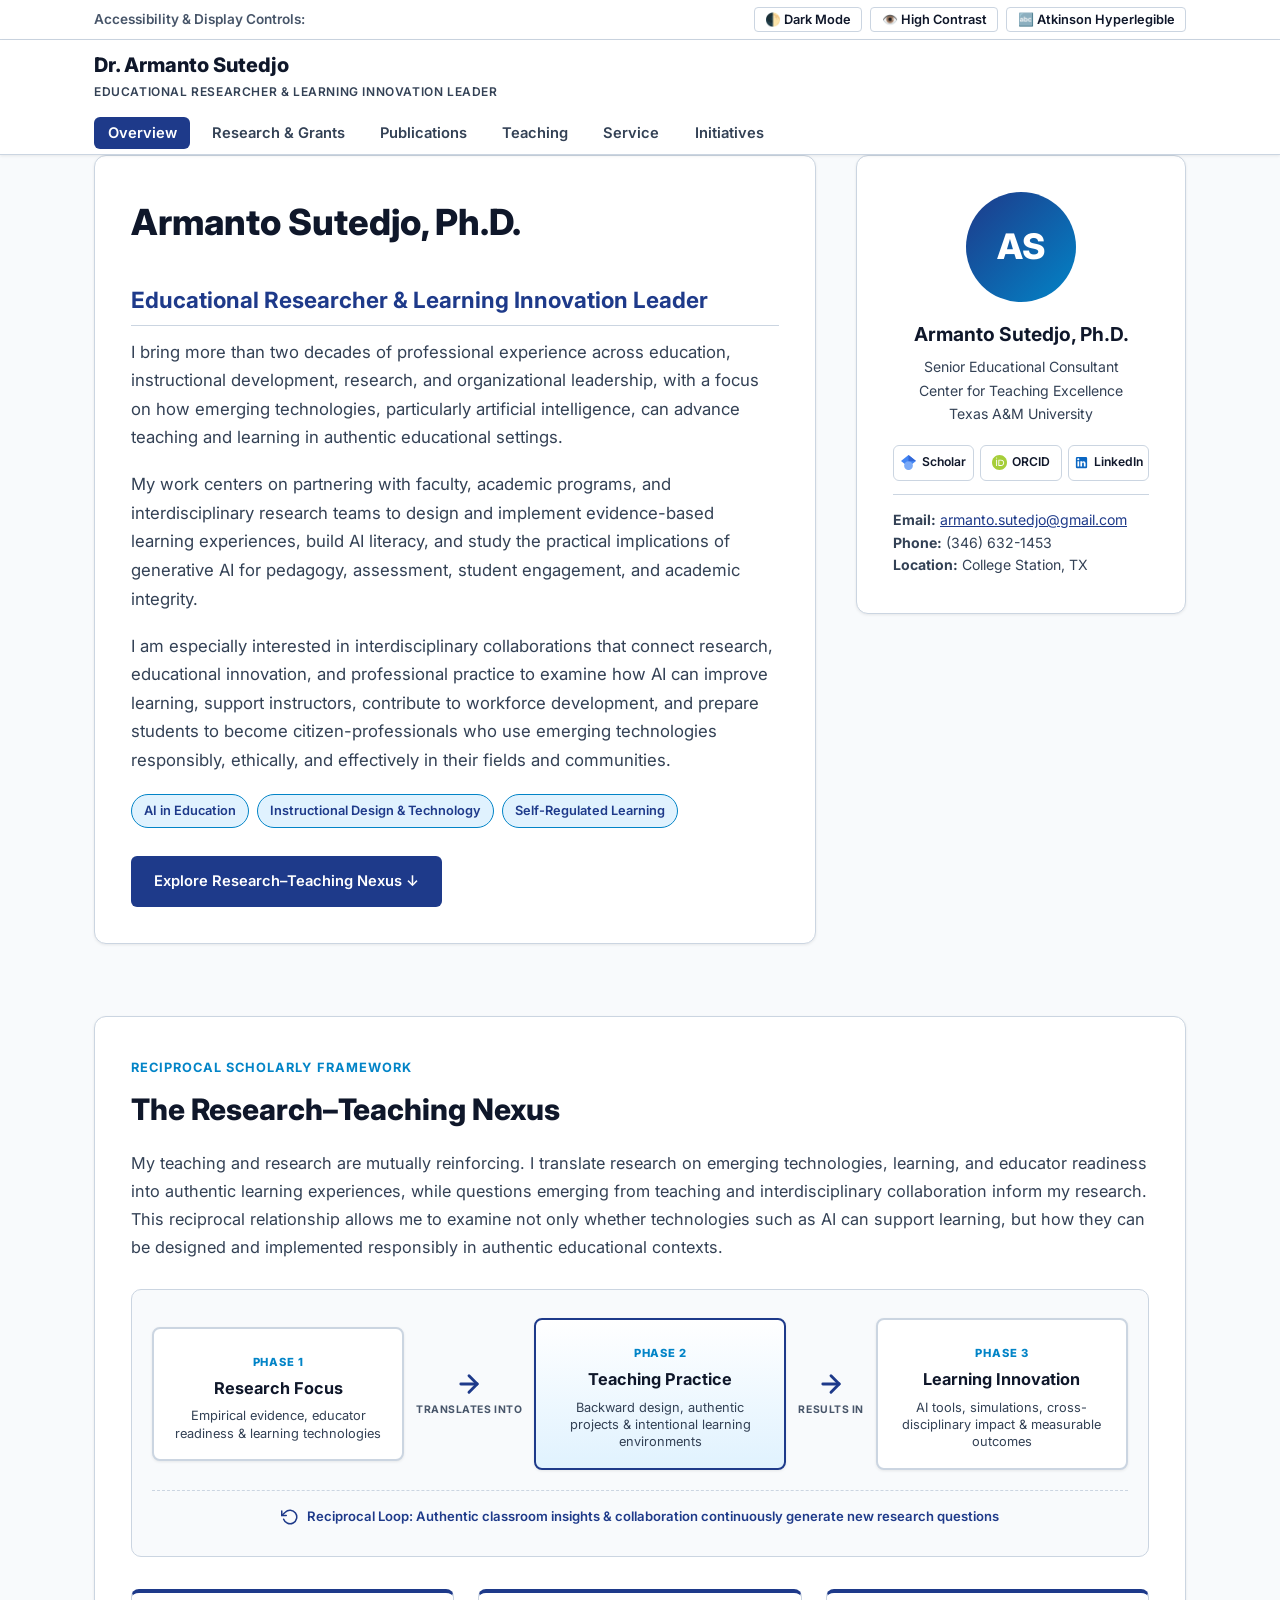
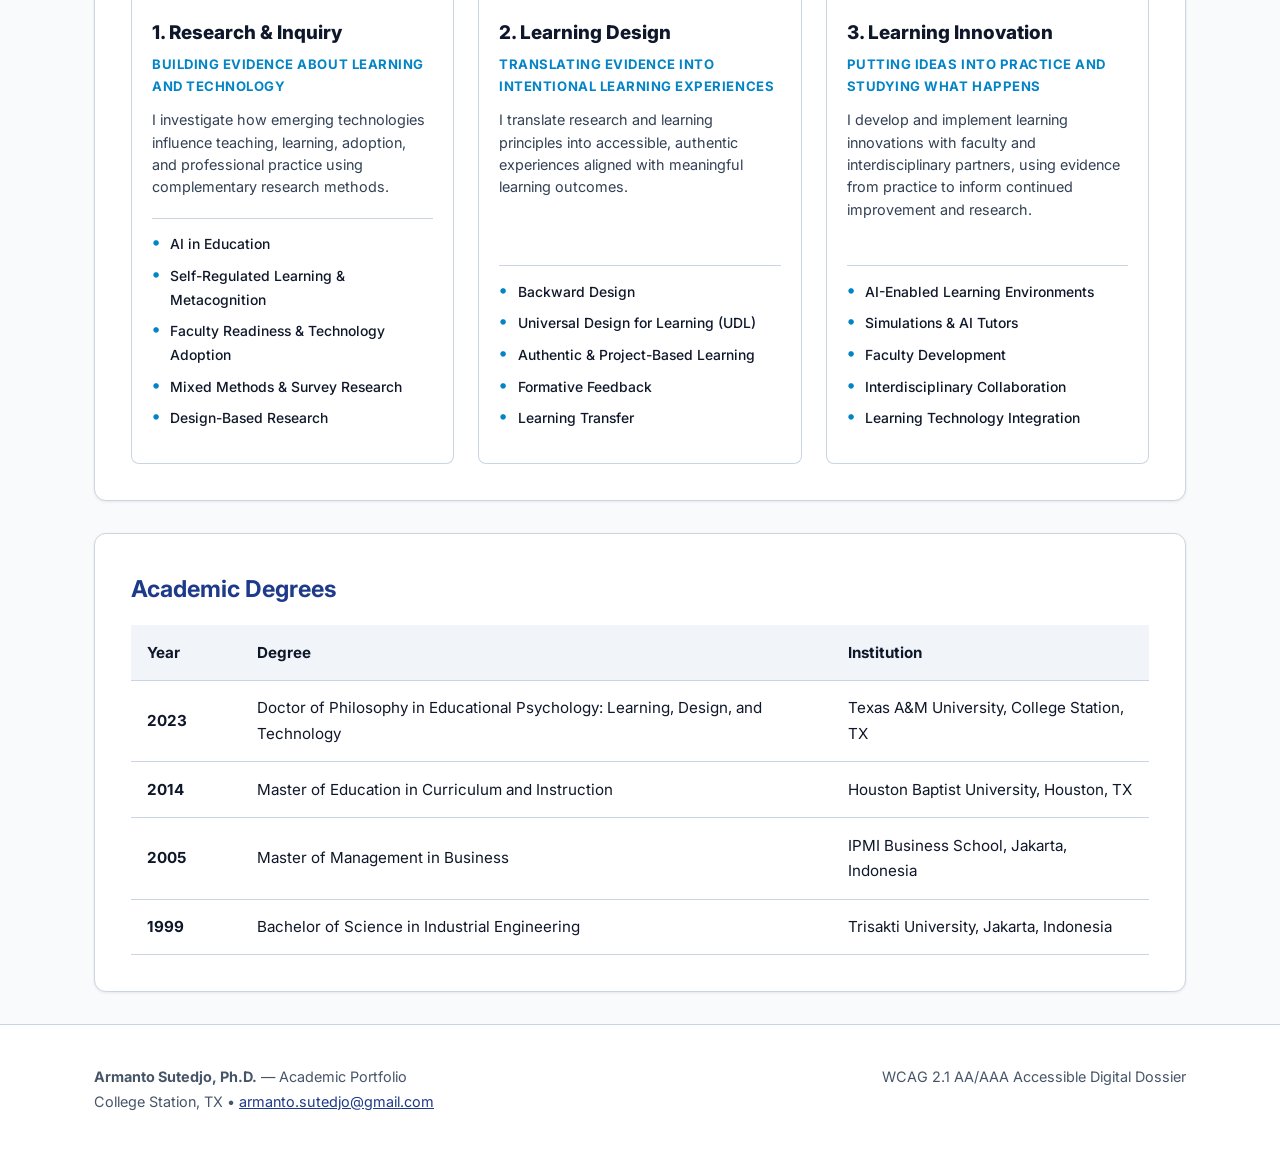
<file: index.html>
<!DOCTYPE html>
<html lang="en">
<head>
  <meta charset="UTF-8">
  <meta name="viewport" content="width=device-width, initial-scale=1.0">
  <meta name="description" content="Overview & Academic Portfolio of Dr. Armanto Sutedjo — Educational Researcher & Learning Innovation Leader">
  <title>Overview | Dr. Armanto Sutedjo</title>
  <link rel="preconnect" href="https://fonts.googleapis.com">
  <link rel="preconnect" href="https://fonts.gstatic.com" crossorigin>
  <link href="https://fonts.googleapis.com/css2?family=Atkinson+Hyperlegible:ital,wght@0,400;0,700;1,400&family=Inter:wght@400;500;600;700;800&family=Fira+Code:wght@500&display=swap" rel="stylesheet">
  <link rel="stylesheet" href="css/styles.css">
</head>
<body>
  <a href="#main-content" class="skip-link">Skip to main content</a>
  <div id="sr-announcer" class="sr-only" aria-live="polite" aria-atomic="true"></div>

  <aside class="a11y-bar" aria-label="Accessibility preferences">
    <div class="container a11y-container">
      <span style="font-weight:600; color:var(--text-light);">Accessibility &amp; Display Controls:</span>
      <div class="a11y-controls">
        <button type="button" class="a11y-btn" id="toggle-theme" aria-pressed="false">🌓 Dark Mode</button>
        <button type="button" class="a11y-btn" id="toggle-contrast" aria-pressed="false">👁️ High Contrast</button>
        <button type="button" class="a11y-btn" id="toggle-font" aria-pressed="false">🔤 Atkinson Hyperlegible</button>
      </div>
    </div>
  </aside>

  <!-- Primary Header Navigation (Nexus page removed) -->
  <header class="site-header" role="banner">
    <div class="container nav-container">
      <a href="index.html" class="brand-link">
        <span class="brand-name">Dr. Armanto Sutedjo</span>
        <span class="brand-title">Educational Researcher &amp; Learning Innovation Leader</span>
      </a>
      <nav aria-label="Primary portfolio navigation">
        <ul>
          <li><a href="index.html" aria-current="page">Overview</a></li>
          <li><a href="research.html">Research &amp; Grants</a></li>
          <li><a href="publications.html">Publications</a></li>
          <li><a href="teaching.html">Teaching</a></li>
          <li><a href="service.html">Service</a></li>
          <li><a href="initiatives.html">Initiatives</a></li>
        </ul>
      </nav>
    </div>
  </header>

  <main id="main-content" class="container" role="main">
    
    <!-- SECTION 1: OVERVIEW -->
    <section id="overview-section">
      <div class="hero-grid">
        <div class="card">
          <div class="markdown-body">
            <h1>Armanto Sutedjo, Ph.D.</h1>
            <h2>Educational Researcher &amp; Learning Innovation Leader</h2>
            
            <p>I bring more than two decades of professional experience across education, instructional development, research, and organizational leadership, with a focus on how emerging technologies, particularly artificial intelligence, can advance teaching and learning in authentic educational settings.</p>
            
            <p>My work centers on partnering with faculty, academic programs, and interdisciplinary research teams to design and implement evidence-based learning experiences, build AI literacy, and study the practical implications of generative AI for pedagogy, assessment, student engagement, and academic integrity.</p>
            
            <p>I am especially interested in interdisciplinary collaborations that connect research, educational innovation, and professional practice to examine how AI can improve learning, support instructors, contribute to workforce development, and prepare students to become citizen-professionals who use emerging technologies responsibly, ethically, and effectively in their fields and communities.</p>
          </div>

          <!-- 3 Personal Branding Tags -->
          <div class="badge-list" aria-label="Core areas of expertise">
            <span class="badge">AI in Education</span>
            <span class="badge">Instructional Design &amp; Technology</span>
            <span class="badge">Self-Regulated Learning</span>
          </div>

          <div style="display:flex; gap:0.85rem; flex-wrap:wrap; margin-top:1.75rem;">
            <a href="#nexus-section" class="btn btn-primary">Explore Research–Teaching Nexus ↓</a>
          </div>
        </div>

        <aside class="card" aria-label="Candidate Quick Facts">
          <div style="width:110px; height:110px; border-radius:50%; background:linear-gradient(135deg, #1e3a8a, #0284c7); color:#fff; display:flex; align-items:center; justify-content:center; font-size:2.2rem; font-weight:800; margin:0 auto 1rem;">AS</div>
          <h2 style="font-size:1.2rem; text-align:center; margin-bottom:0.25rem;">Armanto Sutedjo, Ph.D.</h2>
          <p style="font-size:0.88rem; color:var(--text-muted); text-align:center; margin-bottom:0.35rem;">
            Senior Educational Consultant<br>
            Center for Teaching Excellence<br>
            Texas A&amp;M University
          </p>

          <!-- Social and Scholarly Profiles strictly in one line -->
          <div class="profile-social-row" aria-label="Scholarly and professional profiles">
            <!-- Google Scholar Logo -->
            <a href="https://scholar.google.com/citations?hl=en&user=MFg1secAAAAJ" target="_blank" rel="noopener noreferrer" class="profile-social-btn" title="Google Scholar Profile">
              <svg viewBox="0 0 512 512" aria-hidden="true">
                <path d="M256 411.12L0 202.48l256-202.48 256 202.48z" fill="#4285F4"/>
                <path d="M256 411.12l256-202.48V496H0V202.48z" fill="#A4C639" opacity="0"/>
                <path d="M256 214.24c-82.68 0-149.76 67.08-149.76 149.76 0 82.69 67.08 149.76 149.76 149.76s149.76-67.07 149.76-149.76c0-82.68-67.08-149.76-149.76-149.76z" fill="#7baaf7"/>
                <path d="M256 0v214.24l256-11.76z" fill="#3367d6"/>
              </svg>
              <span>Scholar</span>
            </a>

            <!-- ORCID Logo -->
            <a href="https://orcid.org/0000-0001-8737-5769" target="_blank" rel="noopener noreferrer" class="profile-social-btn" title="ORCID Profile">
              <svg viewBox="0 0 256 256" aria-hidden="true">
                <path fill="#A6CE39" d="M256,128c0,70.7-57.3,128-128,128C57.3,256,0,198.7,0,128C0,57.3,57.3,0,128,0C198.7,0,256,57.3,256,128z"/>
                <path fill="#FFFFFF" d="M86.3,186.2H70.9V79.1h15.4V186.2z M78.6,61.6c-5.5,0-9.9-4.4-9.9-9.9c0-5.5,4.4-9.9,9.9-9.9c5.5,0,9.9,4.4,9.9,9.9C88.5,57.2,84.1,61.6,78.6,61.6z M108.9,79.1h41.6c39.6,0,57,28.3,57,53.6c0,27.5-21.5,53.6-56.8,53.6h-41.8V79.1z M124.3,172.4h24.7c27.6,0,43.7-17.3,43.7-39.7c0-20.4-15.7-39.7-43.3-39.7h-25.1V172.4z"/>
              </svg>
              <span>ORCID</span>
            </a>

            <!-- LinkedIn Logo -->
            <a href="https://www.linkedin.com/in/armantos/" target="_blank" rel="noopener noreferrer" class="profile-social-btn" title="LinkedIn Profile">
              <svg viewBox="0 0 24 24" aria-hidden="true">
                <path fill="#0A66C2" d="M19 3a2 2 0 0 1 2 2v14a2 2 0 0 1-2 2H5a2 2 0 0 1-2-2V5a2 2 0 0 1 2-2h14m-.5 15.5v-5.3a3.26 3.26 0 0 0-3.26-3.26c-.85 0-1.84.52-2.28 1.3v-1.11h-2.79v8.37h2.79v-4.93c0-.77.62-1.4 1.39-1.4a1.4 1.4 0 0 1 1.4 1.4v4.93h2.75M6.88 8.56a1.68 1.68 0 0 0 1.68-1.68c0-.93-.75-1.69-1.68-1.69a1.69 1.69 0 0 0-1.69 1.69c0 .93.76 1.68 1.69 1.68m1.39 9.94v-8.37H5.5v8.37h2.77z"/>
              </svg>
              <span>LinkedIn</span>
            </a>
          </div>

          <hr style="border:none; border-top:1px solid var(--border-color); margin:0.85rem 0;">
          <div style="font-size:0.88rem; color:var(--text-muted); line-height:1.6;">
            <p><strong>Email:</strong> <a href="mailto:armanto.sutedjo@gmail.com" style="color:var(--primary);">armanto.sutedjo@gmail.com</a></p>
            <p><strong>Phone:</strong> (346) 632-1453</p>
            <p><strong>Location:</strong> College Station, TX</p>
          </div>
        </aside>
      </div>

      
    </section>

    <!-- SECTION 2: RESEARCH TEACHING NEXUS -->
    <section id="nexus-section" class="card" aria-labelledby="nexus-heading" style="margin-top:2.5rem;">
      <div class="section-header" style="margin-bottom:1rem;">
        <span style="font-size:0.8rem; font-weight:700; text-transform:uppercase; letter-spacing:0.08em; color:var(--accent);">Reciprocal Scholarly Framework</span>
        <h2 id="nexus-heading" style="font-size:1.85rem; font-weight:800; color:var(--text-main); margin-top:0.25rem;">The Research–Teaching Nexus</h2>
      </div>

      <p style="color:var(--text-muted); font-size:1.02rem; line-height:1.7; margin-bottom:1.5rem;">
        My teaching and research are mutually reinforcing. I translate research on emerging technologies, learning, and educator readiness into authentic learning experiences, while questions emerging from teaching and interdisciplinary collaboration inform my research. This reciprocal relationship allows me to examine not only whether technologies such as AI can support learning, but how they can be designed and implemented responsibly in authentic educational contexts.
      </p>

      <!-- Clean Visual Translation Diagram -->
      <div class="nexus-diagram-card" aria-label="Diagram of Research, Teaching, and Learning Innovation nexus">
        <div class="nexus-flow-container">
          
          <!-- Stage 1 -->
          <div class="nexus-stage-box">
            <span class="stage-number">Phase 1</span>
            <h3>Research Focus</h3>
            <p>Empirical evidence, educator readiness &amp; learning technologies</p>
          </div>

          <!-- Connector 1 -->
          <div class="nexus-arrow" aria-hidden="true">
            <svg width="28" height="28" viewBox="0 0 24 24" fill="none" stroke="currentColor" stroke-width="2.5" stroke-linecap="round" stroke-linejoin="round">
              <line x1="5" y1="12" x2="19" y2="12"></line>
              <polyline points="12 5 19 12 12 19"></polyline>
            </svg>
            <span>Translates Into</span>
          </div>

          <!-- Stage 2 -->
          <div class="nexus-stage-box active-stage">
            <span class="stage-number">Phase 2</span>
            <h3>Teaching Practice</h3>
            <p>Backward design, authentic projects &amp; intentional learning environments</p>
          </div>

          <!-- Connector 2 -->
          <div class="nexus-arrow" aria-hidden="true">
            <svg width="28" height="28" viewBox="0 0 24 24" fill="none" stroke="currentColor" stroke-width="2.5" stroke-linecap="round" stroke-linejoin="round">
              <line x1="5" y1="12" x2="19" y2="12"></line>
              <polyline points="12 5 19 12 12 19"></polyline>
            </svg>
            <span>Results In</span>
          </div>

          <!-- Stage 3 -->
          <div class="nexus-stage-box">
            <span class="stage-number">Phase 3</span>
            <h3>Learning Innovation</h3>
            <p>AI tools, simulations, cross-disciplinary impact &amp; measurable outcomes</p>
          </div>

        </div>

        <!-- Reciprocal Feedback Loop -->
        <div class="nexus-feedback-loop">
          <svg width="18" height="18" viewBox="0 0 24 24" fill="none" stroke="currentColor" stroke-width="2" stroke-linecap="round" stroke-linejoin="round" aria-hidden="true">
            <polyline points="1 4 1 10 7 10"></polyline>
            <path d="M3.51 15a9 9 0 1 0 2.13-9.36L1 10"></path>
          </svg>
          <span>Reciprocal Loop: Authentic classroom insights &amp; collaboration continuously generate new research questions</span>
        </div>
      </div>

      <!-- Three-Column Layout: Subtitle, Description, and List -->
      <div class="nexus-three-columns">
        
        <!-- Column 1: Research & Inquiry -->
        <div class="nexus-col-card">
          <h3>1. Research &amp; Inquiry</h3>
          <div class="nexus-col-subtitle">Building evidence about learning and technology</div>
          <p class="nexus-col-desc">I investigate how emerging technologies influence teaching, learning, adoption, and professional practice using complementary research methods.</p>
          <ul class="nexus-col-list">
            <li>AI in Education</li>
            <li>Self-Regulated Learning &amp; Metacognition</li>
            <li>Faculty Readiness &amp; Technology Adoption</li>
            <li>Mixed Methods &amp; Survey Research</li>
            <li>Design-Based Research</li>
          </ul>
        </div>

        <!-- Column 2: Learning Design -->
        <div class="nexus-col-card">
          <h3>2. Learning Design</h3>
          <div class="nexus-col-subtitle">Translating evidence into intentional learning experiences</div>
          <p class="nexus-col-desc">I translate research and learning principles into accessible, authentic experiences aligned with meaningful learning outcomes.</p>
          <ul class="nexus-col-list">
            <li>Backward Design</li>
            <li>Universal Design for Learning (UDL)</li>
            <li>Authentic &amp; Project-Based Learning</li>
            <li>Formative Feedback</li>
            <li>Learning Transfer</li>
          </ul>
        </div>

        <!-- Column 3: Learning Innovation -->
        <div class="nexus-col-card">
          <h3>3. Learning Innovation</h3>
          <div class="nexus-col-subtitle">Putting ideas into practice and studying what happens</div>
          <p class="nexus-col-desc">I develop and implement learning innovations with faculty and interdisciplinary partners, using evidence from practice to inform continued improvement and research.</p>
          <ul class="nexus-col-list">
            <li>AI-Enabled Learning Environments</li>
            <li>Simulations &amp; AI Tutors</li>
            <li>Faculty Development</li>
            <li>Interdisciplinary Collaboration</li>
            <li>Learning Technology Integration</li>
          </ul>
        </div>

      </div>
    </section>

      <!-- Academic Degrees -->
      <section class="card" aria-labelledby="edu-heading">
        <h2 id="edu-heading" style="font-size:1.45rem; color:var(--primary); margin-bottom:1rem;">Academic Degrees</h2>
        <div class="table-responsive">
          <table class="data-table" aria-label="Academic Degrees">
            <thead>
              <tr>
                <th scope="col" style="width:110px;">Year</th>
                <th scope="col">Degree</th>
                <th scope="col">Institution</th>
              </tr>
            </thead>
            <tbody id="education-list">
              <tr>
                <td><strong>2023</strong></td>
                <td>Doctor of Philosophy in Educational Psychology: Learning, Design, and Technology</td>
                <td>Texas A&amp;M University, College Station, TX</td>
              </tr>
              <tr>
                <td><strong>2014</strong></td>
                <td>Master of Education in Curriculum and Instruction</td>
                <td>Houston Baptist University, Houston, TX</td>
              </tr>
              <tr>
                <td><strong>2005</strong></td>
                <td>Master of Management in Business</td>
                <td>IPMI Business School, Jakarta, Indonesia</td>
              </tr>
              <tr>
                <td><strong>1999</strong></td>
                <td>Bachelor of Science in Industrial Engineering</td>
                <td>Trisakti University, Jakarta, Indonesia</td>
              </tr>
            </tbody>
          </table>
        </div>
      </section>

  </main>

  <footer role="contentinfo">
    <div class="container" style="display:flex; justify-content:space-between; flex-wrap:wrap; gap:1rem;">
      <div>
        <strong>Armanto Sutedjo, Ph.D.</strong> — Academic Portfolio<br>
        <span>College Station, TX • <a href="mailto:armanto.sutedjo@gmail.com" style="color:var(--primary);">armanto.sutedjo@gmail.com</a></span>
      </div>
      <div>
        <span>WCAG 2.1 AA/AAA Accessible Digital Dossier</span>
      </div>
    </div>
  </footer>

  <script src="js/app.js"></script>
</body>
</html>
</file>
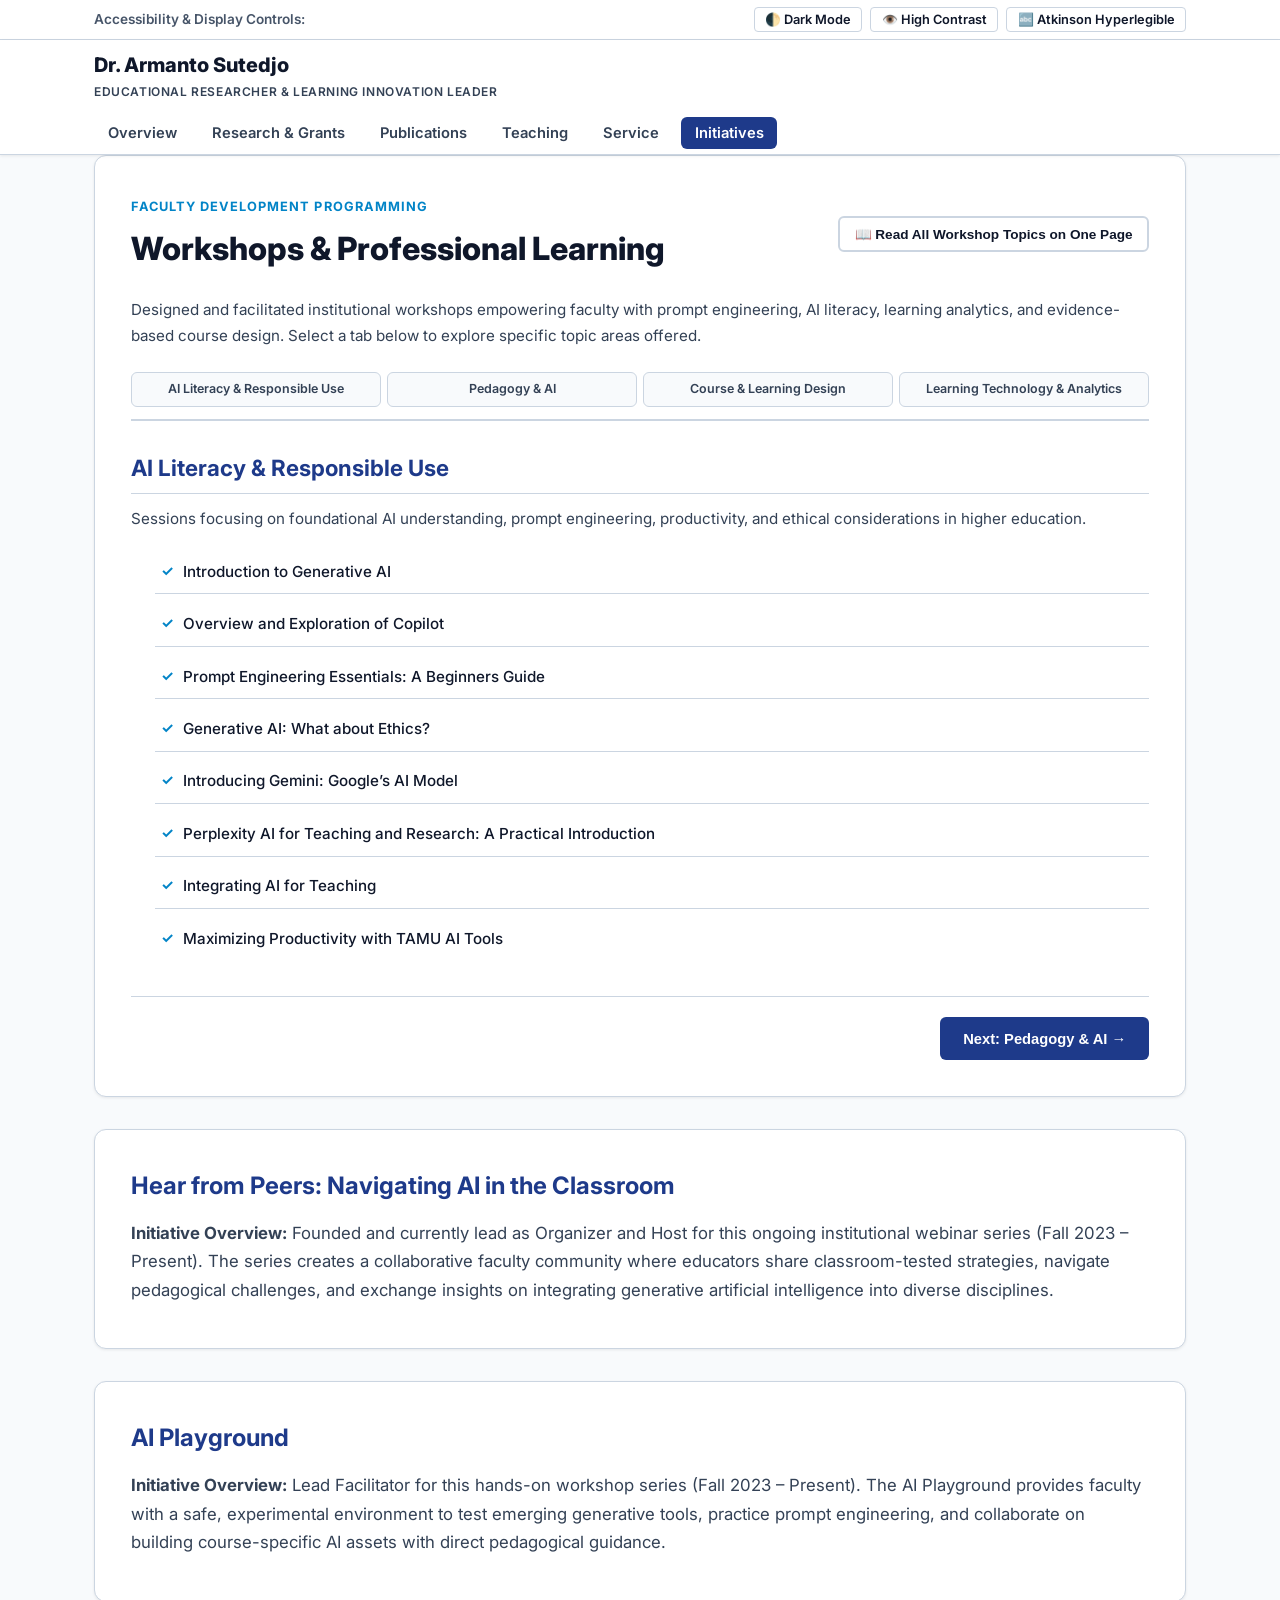
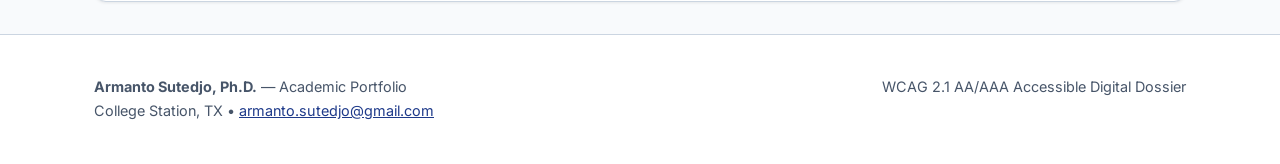
<file: initiatives.html>
<!DOCTYPE html>
<html lang="en">
<head>
  <meta charset="UTF-8">
  <meta name="viewport" content="width=device-width, initial-scale=1.0">
  <meta name="description" content="Initiatives & Faculty Development — Academic Portfolio of Dr. Armanto Sutedjo">
  <title>Initiatives | Dr. Armanto Sutedjo</title>
  <link rel="preconnect" href="https://fonts.googleapis.com">
  <link rel="preconnect" href="https://fonts.gstatic.com" crossorigin>
  <link href="https://fonts.googleapis.com/css2?family=Atkinson+Hyperlegible:ital,wght@0,400;0,700;1,400&family=Inter:wght@400;500;600;700;800&family=Fira+Code:wght@500&display=swap" rel="stylesheet">
  <link rel="stylesheet" href="css/styles.css">
  <style>
    /* Workshop Tablist 4-column strict width grid */
    #workshop-tablist {
      display: grid !important;
      grid-template-columns: repeat(4, minmax(0, 1fr)) !important;
      gap: 0.35rem !important;
      width: 100% !important;
      box-sizing: border-box !important;
    }
    #workshop-tablist .tab-btn {
      width: 100% !important;
      padding: 0.55rem 0.3rem !important;
      font-size: 0.78rem !important;
      text-align: center !important;
      justify-content: center !important;
      white-space: nowrap !important;
      overflow: hidden !important;
      text-overflow: ellipsis !important;
    }
    @media (max-width: 900px) {
      #workshop-tablist {
        grid-template-columns: repeat(2, minmax(0, 1fr)) !important;
      }
      #workshop-tablist .tab-btn {
        white-space: normal !important;
      }
    }
    @media (max-width: 520px) {
      #workshop-tablist {
        grid-template-columns: 1fr !important;
      }
    }
    #workshop-panels-wrapper > section {
      display: none;
    }
    #workshop-panels-wrapper > section.active {
      display: block !important;
    }
    .workshop-title-list {
      list-style-type: none;
      padding: 0;
      margin: 1rem 0 1.5rem;
    }
    .workshop-title-list li {
      position: relative;
      padding: 0.55rem 0.75rem 0.55rem 1.75rem;
      border-bottom: 1px solid var(--border-color);
      font-size: 0.95rem;
      color: var(--text-main);
      font-weight: 500;
    }
    .workshop-title-list li:last-child {
      border-bottom: none;
    }
    .workshop-title-list li::before {
      content: "✓";
      position: absolute;
      left: 0.4rem;
      top: 0.55rem;
      color: var(--accent);
      font-weight: 700;
      font-size: 0.9rem;
    }
  </style>
</head>
<body>
  <a href="#main-content" class="skip-link">Skip to main content</a>
  <div id="sr-announcer" class="sr-only" aria-live="polite" aria-atomic="true"></div>

  <aside class="a11y-bar" aria-label="Accessibility preferences">
    <div class="container a11y-container">
      <span style="font-weight:600; color:var(--text-light);">Accessibility &amp; Display Controls:</span>
      <div class="a11y-controls">
        <button type="button" class="a11y-btn" id="toggle-theme" aria-pressed="false">🌓 Dark Mode</button>
        <button type="button" class="a11y-btn" id="toggle-contrast" aria-pressed="false">👁️ High Contrast</button>
        <button type="button" class="a11y-btn" id="toggle-font" aria-pressed="false">🔤 Atkinson Hyperlegible</button>
      </div>
    </div>
  </aside>

  <header class="site-header" role="banner">
    <div class="container nav-container">
      <a href="index.html" class="brand-link">
        <span class="brand-name">Dr. Armanto Sutedjo</span>
        <span class="brand-title">Educational Researcher &amp; Learning Innovation Leader</span>
      </a>
      <nav aria-label="Primary portfolio navigation">
        <ul>
          <li><a href="index.html">Overview</a></li>
          <li><a href="research.html">Research &amp; Grants</a></li>
          <li><a href="publications.html">Publications</a></li>
          <li><a href="teaching.html">Teaching</a></li>
          <li><a href="service.html">Service</a></li>
          <li><a href="initiatives.html" aria-current="page">Initiatives</a></li>
        </ul>
      </nav>
    </div>
  </header>

  <main id="main-content" class="container" role="main">
    
    <!-- Section 1: Workshops & Professional Learning (Tabbed by 4 Categories) -->
    <section class="card" aria-labelledby="workshops-heading">
      <div class="tabs-header-bar">
        <div>
          <span style="font-size:0.8rem; font-weight:700; text-transform:uppercase; letter-spacing:0.08em; color:var(--accent);">Faculty Development Programming</span>
          <h1 id="workshops-heading" style="font-size:2rem; font-weight:800; color:var(--text-main); margin-top:0.2rem;">Workshops &amp; Professional Learning</h1>
        </div>
        <div>
          <button type="button" class="btn btn-secondary" id="toggle-all-workshop-tabs" aria-pressed="false" style="padding:0.5rem 0.9rem; font-size:0.85rem;">
            📖 Read All Workshop Topics on One Page
          </button>
        </div>
      </div>

      <p style="color:var(--text-muted); font-size:0.95rem; margin-bottom:1.5rem;">
        Designed and facilitated institutional workshops empowering faculty with prompt engineering, AI literacy, learning analytics, and evidence-based course design. Select a tab below to explore specific topic areas offered.
      </p>

      <!-- Accessible ARIA Tablist for Workshops (4 tabs fitting strict width-fit grid) -->
      <div class="tablist-nav" id="workshop-tablist" role="tablist" aria-label="Workshop Topic Categories">
        <button type="button" role="tab" class="tab-btn" id="tab-ws-1" aria-selected="true" aria-controls="panel-ws-1" tabindex="0">
          AI Literacy &amp; Responsible Use
        </button>
        <button type="button" role="tab" class="tab-btn" id="tab-ws-2" aria-selected="false" aria-controls="panel-ws-2" tabindex="-1">
          Pedagogy &amp; AI
        </button>
        <button type="button" role="tab" class="tab-btn" id="tab-ws-3" aria-selected="false" aria-controls="panel-ws-3" tabindex="-1">
          Course &amp; Learning Design
        </button>
        <button type="button" role="tab" class="tab-btn" id="tab-ws-4" aria-selected="false" aria-controls="panel-ws-4" tabindex="-1">
          Learning Technology &amp; Analytics
        </button>
      </div>

      <!-- Tab Panels Container -->
      <div id="workshop-panels-wrapper">

        <!-- Tab 1: AI Literacy & Responsible Use -->
        <section id="panel-ws-1" role="tabpanel" aria-labelledby="tab-ws-1" tabindex="0" class="tab-panel active markdown-body">
          <h2>AI Literacy &amp; Responsible Use</h2>
          <p style="color:var(--text-muted); font-size:0.95rem;">Sessions focusing on foundational AI understanding, prompt engineering, productivity, and ethical considerations in higher education.</p>
          <ul class="workshop-title-list">
            <li>Introduction to Generative AI</li>
            <li>Overview and Exploration of Copilot</li>
            <li>Prompt Engineering Essentials: A Beginners Guide</li>
            <li>Generative AI: What about Ethics?</li>
            <li>Introducing Gemini: Google’s AI Model</li>
            <li>Perplexity AI for Teaching and Research: A Practical Introduction</li>
            <li>Integrating AI for Teaching</li>
            <li>Maximizing Productivity with TAMU AI Tools</li>
          </ul>
          <div class="tab-footer-nav">
            <span></span>
            <button type="button" class="btn btn-primary tab-step-btn" data-goto-tab="tab-ws-2">Next: Pedagogy &amp; AI →</button>
          </div>
        </section>

        <!-- Tab 2: Pedagogy & AI -->
        <section id="panel-ws-2" role="tabpanel" aria-labelledby="tab-ws-2" tabindex="0" class="tab-panel markdown-body">
          <h2>Pedagogy &amp; AI</h2>
          <p style="color:var(--text-muted); font-size:0.95rem;">Pedagogical approaches for embedding generative AI into teaching, higher-order thinking, and domain-specific curricula.</p>
          <ul class="workshop-title-list">
            <li>Adapting AI in Education Using Course-Specific Chatbots</li>
            <li>Designing Higher Order Thinking Questions using Copilot</li>
            <li>Integrating AI in Medical Work</li>
            <li>Student-Centered Learning Experience Design with Generative AI</li>
          </ul>
          <div class="tab-footer-nav">
            <button type="button" class="btn btn-secondary tab-step-btn" data-goto-tab="tab-ws-1">← Previous: AI Literacy &amp; Responsible Use</button>
            <button type="button" class="btn btn-primary tab-step-btn" data-goto-tab="tab-ws-3">Next: Course &amp; Learning Design →</button>
          </div>
        </section>

        <!-- Tab 3: Course & Learning Design -->
        <section id="panel-ws-3" role="tabpanel" aria-labelledby="tab-ws-3" tabindex="0" class="tab-panel markdown-body">
          <h2>Course &amp; Learning Design</h2>
          <p style="color:var(--text-muted); font-size:0.95rem;">Intentional instructional design frameworks, assessment alignment, UDL, and community building.</p>
          <ul class="workshop-title-list">
            <li>Foundations of a Well-Designed Course</li>
            <li>How Do You Know if Students are Achieving the Learning Outcomes?</li>
            <li>Designing for Deep Learning and Student Engagement</li>
            <li>Dynamic Engagement with UDL and LMS Tools</li>
            <li>Building Community and Dialogue through Your Assignments</li>
          </ul>
          <div class="tab-footer-nav">
            <button type="button" class="btn btn-secondary tab-step-btn" data-goto-tab="tab-ws-2">← Previous: Pedagogy &amp; AI</button>
            <button type="button" class="btn btn-primary tab-step-btn" data-goto-tab="tab-ws-4">Next: Learning Technology &amp; Analytics →</button>
          </div>
        </section>

        <!-- Tab 4: Learning Technology & Analytics -->
        <section id="panel-ws-4" role="tabpanel" aria-labelledby="tab-ws-4" tabindex="0" class="tab-panel markdown-body">
          <h2>Learning Technology &amp; Analytics</h2>
          <p style="color:var(--text-muted); font-size:0.95rem;">Workshops leveraging LMS analytics, collaborative learning technologies, formative assessment, and digital proctoring.</p>
          <ul class="workshop-title-list">
            <li>How can Analytics Shape Your Teaching? Delve into New Analytics in Canvas</li>
            <li>Numbers Don’t Lie! Taking Actions with Canvas New Analytics</li>
            <li>What If Synthesizing Insights from Canvas Analytic Enhanced the Way We Teach?</li>
            <li>Engage Your Students Better Using Canvas Course Analytics</li>
            <li>Peerceptiv’s New Features for Peer Assessment</li>
            <li>Designing Effective Peer Assessments: A Hands-On Workshop with Peerceptiv</li>
            <li>Click, Engage, Learn: Using Poll Everywhere to Activate Student Thinking</li>
            <li>From Clicks to Credits: Leveraging Poll Everywhere for Graded and Formative Assessment</li>
            <li>Transforming Course Material into Collaborative Learning</li>
            <li>Integrating Social Learning and Peer Review Strategies</li>
            <li>Proctoring Your Exam using Respondus LockDown Browser</li>
          </ul>
          <div class="tab-footer-nav">
            <button type="button" class="btn btn-secondary tab-step-btn" data-goto-tab="tab-ws-3">← Previous: Course &amp; Learning Design</button>
            <a href="#peer-heading" class="btn btn-primary">Explore Hear from Peers ↓</a>
          </div>
        </section>

      </div>
    </section>

    <!-- Section 2: Hear from Peers -->
    <section class="card" id="peer-section" aria-labelledby="peer-heading">
      <h2 id="peer-heading" style="font-size:1.5rem; color:var(--primary); margin-bottom:0.75rem;">Hear from Peers: Navigating AI in the Classroom</h2>
      <p style="color:var(--text-muted); font-size:1.05rem; line-height:1.7; margin-bottom:0.5rem;">
        <strong>Initiative Overview:</strong> Founded and currently lead as Organizer and Host for this ongoing institutional webinar series (Fall 2023 – Present). The series creates a collaborative faculty community where educators share classroom-tested strategies, navigate pedagogical challenges, and exchange insights on integrating generative artificial intelligence into diverse disciplines.
      </p>
    </section>

    <!-- Section 3: AI Playground -->
    <section class="card" id="playground-section" aria-labelledby="playground-heading">
      <h2 id="playground-heading" style="font-size:1.5rem; color:var(--primary); margin-bottom:0.75rem;">AI Playground</h2>
      <p style="color:var(--text-muted); font-size:1.05rem; line-height:1.7; margin-bottom:0.5rem;">
        <strong>Initiative Overview:</strong> Lead Facilitator for this hands-on workshop series (Fall 2023 – Present). The AI Playground provides faculty with a safe, experimental environment to test emerging generative tools, practice prompt engineering, and collaborate on building course-specific AI assets with direct pedagogical guidance.
      </p>
    </section>

  </main>

  <footer role="contentinfo">
    <div class="container" style="display:flex; justify-content:space-between; flex-wrap:wrap; gap:1rem;">
      <div>
        <strong>Armanto Sutedjo, Ph.D.</strong> — Academic Portfolio<br>
        <span>College Station, TX • <a href="mailto:armanto.sutedjo@gmail.com" style="color:var(--primary);">armanto.sutedjo@gmail.com</a></span>
      </div>
      <div>
        <span>WCAG 2.1 AA/AAA Accessible Digital Dossier</span>
      </div>
    </div>
  </footer>

  <script src="js/app.js"></script>

  <!-- Inline Tab Switcher for Workshops (Direct, responsive, and robust) -->
  <script>
    (function() {
      function setupWorkshopTabs() {
        var tablist = document.getElementById('workshop-tablist');
        var panelsWrapper = document.getElementById('workshop-panels-wrapper');
        if (!tablist || !panelsWrapper) return;

        var tabs = Array.from(tablist.querySelectorAll('[role="tab"]'));
        var panels = Array.from(panelsWrapper.children);

        function activateTab(tab) {
          var targetId = tab.getAttribute('aria-controls');
          tabs.forEach(function(t) {
            t.setAttribute('aria-selected', 'false');
            t.setAttribute('tabindex', '-1');
          });
          panels.forEach(function(p) {
            p.classList.remove('active');
            p.style.display = 'none';
          });

          tab.setAttribute('aria-selected', 'true');
          tab.setAttribute('tabindex', '0');

          var targetPanel = document.getElementById(targetId);
          if (targetPanel) {
            targetPanel.classList.add('active');
            targetPanel.style.display = 'block';
          }
        }

        tabs.forEach(function(tab, index) {
          tab.onclick = function(e) {
            e.preventDefault();
            activateTab(tab);
          };
          tab.onkeydown = function(e) {
            var newIndex = null;
            if (e.key === 'ArrowRight') newIndex = (index + 1) % tabs.length;
            if (e.key === 'ArrowLeft') newIndex = (index - 1 + tabs.length) % tabs.length;
            if (e.key === 'Home') newIndex = 0;
            if (e.key === 'End') newIndex = tabs.length - 1;
            if (newIndex !== null) {
              e.preventDefault();
              tabs[newIndex].focus();
              activateTab(tabs[newIndex]);
            }
          };
        });

        panelsWrapper.querySelectorAll('.tab-step-btn').forEach(function(btn) {
          btn.onclick = function(e) {
            e.preventDefault();
            var targetTabId = btn.getAttribute('data-goto-tab');
            var targetTab = document.getElementById(targetTabId);
            if (targetTab) {
              targetTab.focus();
              activateTab(targetTab);
            }
          };
        });

        var showAllBtn = document.getElementById('toggle-all-workshop-tabs');
        if (showAllBtn) {
          showAllBtn.onclick = function(e) {
            e.preventDefault();
            var isExpanded = showAllBtn.getAttribute('aria-pressed') === 'true';
            if (isExpanded) {
              showAllBtn.setAttribute('aria-pressed', 'false');
              showAllBtn.textContent = '📖 Read All Workshop Topics on One Page';
              var activeTab = tablist.querySelector('[aria-selected="true"]') || tabs[0];
              activateTab(activeTab);
            } else {
              showAllBtn.setAttribute('aria-pressed', 'true');
              showAllBtn.textContent = '🗂️ Return to Tabbed View';
              panels.forEach(function(p) {
                p.classList.add('active');
                p.style.display = 'block';
              });
            }
          };
        }
      }

      if (document.readyState === 'loading') {
        document.addEventListener('DOMContentLoaded', setupWorkshopTabs);
      } else {
        setupWorkshopTabs();
      }
    })();
  </script>
</body>
</html>
</file>
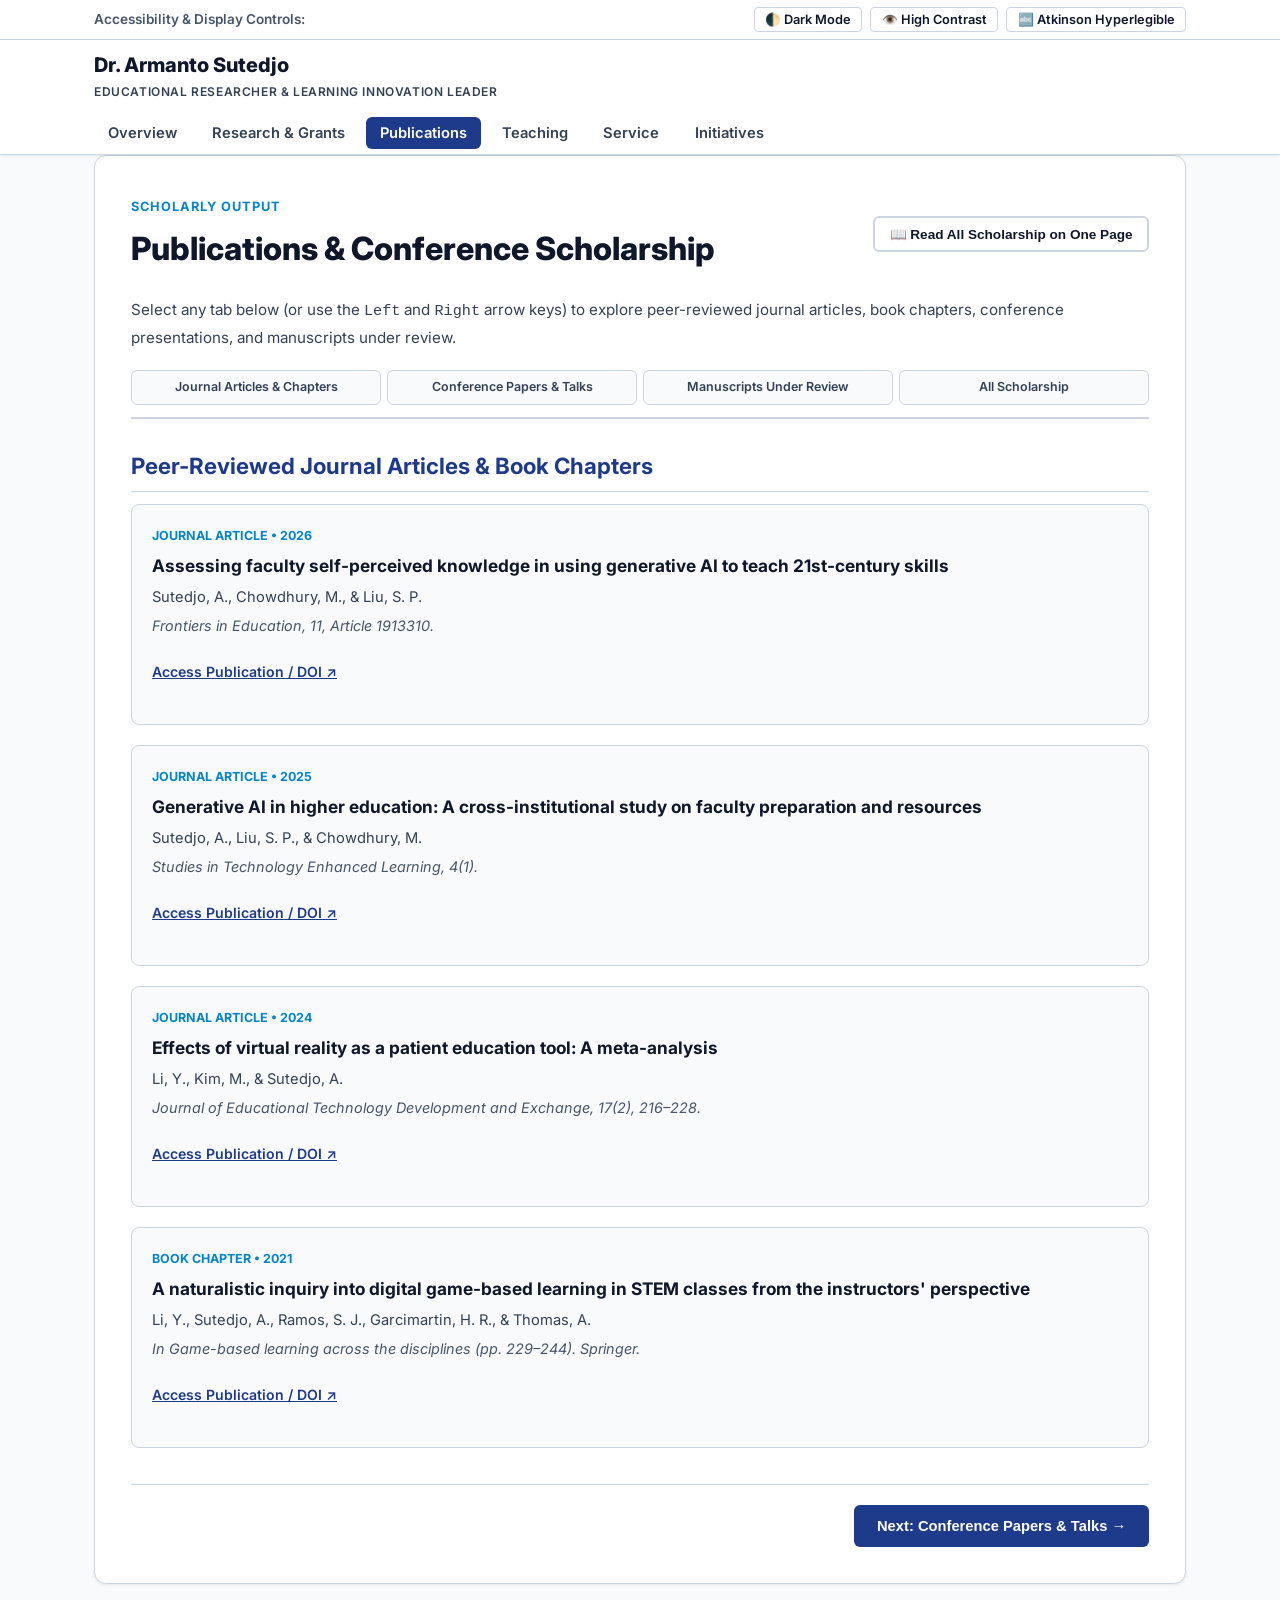
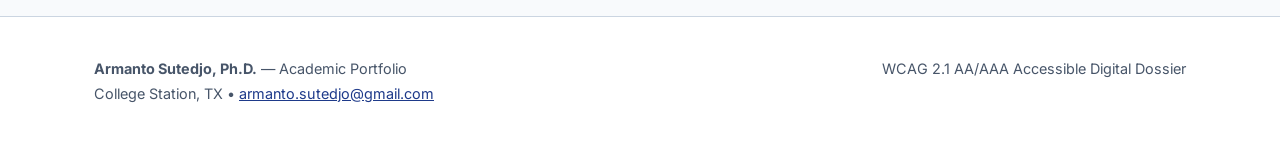
<file: publications.html>
<!DOCTYPE html>
<html lang="en">
<head>
  <meta charset="UTF-8">
  <meta name="viewport" content="width=device-width, initial-scale=1.0">
  <meta name="description" content="Publications & Conference Scholarship — Academic Portfolio of Dr. Armanto Sutedjo">
  <title>Publications | Dr. Armanto Sutedjo</title>
  <link rel="preconnect" href="https://fonts.googleapis.com">
  <link rel="preconnect" href="https://fonts.gstatic.com" crossorigin>
  <link href="https://fonts.googleapis.com/css2?family=Atkinson+Hyperlegible:ital,wght@0,400;0,700;1,400&family=Inter:wght@400;500;600;700;800&family=Fira+Code:wght@500&display=swap" rel="stylesheet">
  <link rel="stylesheet" href="css/styles.css">
</head>
<body>
  <a href="#main-content" class="skip-link">Skip to main content</a>
  <div id="sr-announcer" class="sr-only" aria-live="polite" aria-atomic="true"></div>

  <aside class="a11y-bar" aria-label="Accessibility preferences">
    <div class="container a11y-container">
      <span style="font-weight:600; color:var(--text-light);">Accessibility &amp; Display Controls:</span>
      <div class="a11y-controls">
        <button type="button" class="a11y-btn" id="toggle-theme" aria-pressed="false">🌓 Dark Mode</button>
        <button type="button" class="a11y-btn" id="toggle-contrast" aria-pressed="false">👁️ High Contrast</button>
        <button type="button" class="a11y-btn" id="toggle-font" aria-pressed="false">🔤 Atkinson Hyperlegible</button>
      </div>
    </div>
  </aside>

  <header class="site-header" role="banner">
    <div class="container nav-container">
      <a href="index.html" class="brand-link">
        <span class="brand-name">Dr. Armanto Sutedjo</span>
        <span class="brand-title">Educational Researcher &amp; Learning Innovation Leader</span>
      </a>
      <nav aria-label="Primary portfolio navigation">
        <ul>
          <li><a href="index.html">Overview</a></li>
          <li><a href="research.html">Research & Grants</a></li>
          <li><a href="publications.html" aria-current="page">Publications</a></li>
          <li><a href="teaching.html">Teaching</a></li>
          <li><a href="service.html">Service</a></li>
          <li><a href="initiatives.html">Initiatives</a></li>
        </ul>
      </nav>
    </div>
  </header>

  <main id="main-content" class="container" role="main">
    <div class="card">
      <div class="tabs-header-bar">
        <div>
          <span style="font-size:0.8rem; font-weight:700; text-transform:uppercase; letter-spacing:0.08em; color:var(--accent);">Scholarly Output</span>
          <h1 id="pubs-main-heading" style="font-size:2rem; font-weight:800; color:var(--text-main); margin-top:0.2rem;">Publications &amp; Conference Scholarship</h1>
        </div>
        <div>
          <button type="button" class="btn btn-secondary" id="toggle-all-pubs-tabs" aria-pressed="false" style="padding:0.5rem 0.9rem; font-size:0.85rem;">
            📖 Read All Scholarship on One Page
          </button>
        </div>
      </div>

      <p style="color:var(--text-muted); font-size:0.95rem; margin-bottom:1.25rem;">
        Select any tab below (or use the <code>Left</code> and <code>Right</code> arrow keys) to explore peer-reviewed journal articles, book chapters, conference presentations, and manuscripts under review.
      </p>

      <!-- Accessible ARIA Tablist (4 tabs fitting the 4 categories) -->
      <div class="tablist-nav" id="pubs-tablist" role="tablist" aria-label="Publications Categories">
        <button type="button" role="tab" class="tab-btn" id="tab-pub-journal" aria-selected="true" aria-controls="panel-pub-journal" tabindex="0">
          Journal Articles &amp; Chapters
        </button>
        <button type="button" role="tab" class="tab-btn" id="tab-pub-conference" aria-selected="false" aria-controls="panel-pub-conference" tabindex="-1">
          Conference Papers &amp; Talks
        </button>
        <button type="button" role="tab" class="tab-btn" id="tab-pub-review" aria-selected="false" aria-controls="panel-pub-review" tabindex="-1">
          Manuscripts Under Review
        </button>
        <button type="button" role="tab" class="tab-btn" id="tab-pub-all" aria-selected="false" aria-controls="panel-pub-all" tabindex="-1">
          All Scholarship
        </button>
      </div>

      <!-- Tab Panels Container -->
      <div id="pubs-panels-wrapper">

        <!-- Tab 1: Journal Articles & Book Chapters -->
        <section id="panel-pub-journal" role="tabpanel" aria-labelledby="tab-pub-journal" tabindex="0" class="tab-panel active markdown-body">
          <h2>Peer-Reviewed Journal Articles &amp; Book Chapters</h2>
          <div id="list-pub-journal">
            <p>Loading journal articles...</p>
          </div>
          <div class="tab-footer-nav">
            <span></span>
            <button type="button" class="btn btn-primary tab-step-btn" data-goto-tab="tab-pub-conference">Next: Conference Papers &amp; Talks →</button>
          </div>
        </section>

        <!-- Tab 2: Conference Papers & Talks -->
        <section id="panel-pub-conference" role="tabpanel" aria-labelledby="tab-pub-conference" tabindex="0" class="tab-panel markdown-body" hidden>
          <h2>Conference Papers, Preprints &amp; Presentations</h2>
          <div id="list-pub-conference">
            <p>Loading conference papers...</p>
          </div>
          <div class="tab-footer-nav">
            <button type="button" class="btn btn-secondary tab-step-btn" data-goto-tab="tab-pub-journal">← Previous: Journal Articles</button>
            <button type="button" class="btn btn-primary tab-step-btn" data-goto-tab="tab-pub-review">Next: Manuscripts Under Review →</button>
          </div>
        </section>

        <!-- Tab 3: Manuscripts Under Review -->
        <section id="panel-pub-review" role="tabpanel" aria-labelledby="tab-pub-review" tabindex="0" class="tab-panel markdown-body" hidden>
          <h2>Manuscripts Under Review</h2>
          <div id="list-pub-review">
            <p>Loading manuscripts under review...</p>
          </div>
          <div class="tab-footer-nav">
            <button type="button" class="btn btn-secondary tab-step-btn" data-goto-tab="tab-pub-conference">← Previous: Conference Papers</button>
            <button type="button" class="btn btn-primary tab-step-btn" data-goto-tab="tab-pub-all">Next: All Scholarship →</button>
          </div>
        </section>

        <!-- Tab 4: All Scholarship -->
        <section id="panel-pub-all" role="tabpanel" aria-labelledby="tab-pub-all" tabindex="0" class="tab-panel markdown-body" hidden>
          <h2>Complete Scholarly Output</h2>
          <div id="list-pub-all">
            <p>Loading complete list...</p>
          </div>
          <div class="tab-footer-nav">
            <button type="button" class="btn btn-secondary tab-step-btn" data-goto-tab="tab-pub-review">← Previous: Manuscripts Under Review</button>
            <a href="teaching.html" class="btn btn-primary">Explore Teaching →</a>
          </div>
        </section>

      </div>
    </div>
  </main>

  <footer role="contentinfo">
    <div class="container" style="display:flex; justify-content:space-between; flex-wrap:wrap; gap:1rem;">
      <div>
        <strong>Armanto Sutedjo, Ph.D.</strong> — Academic Portfolio<br>
        <span>College Station, TX • <a href="mailto:armanto.sutedjo@gmail.com" style="color:var(--primary);">armanto.sutedjo@gmail.com</a></span>
      </div>
      <div>
        <span>WCAG 2.1 AA/AAA Accessible Digital Dossier</span>
      </div>
    </div>
  </footer>

  <script src="js/app.js"></script>
</body>
</html>
</file>
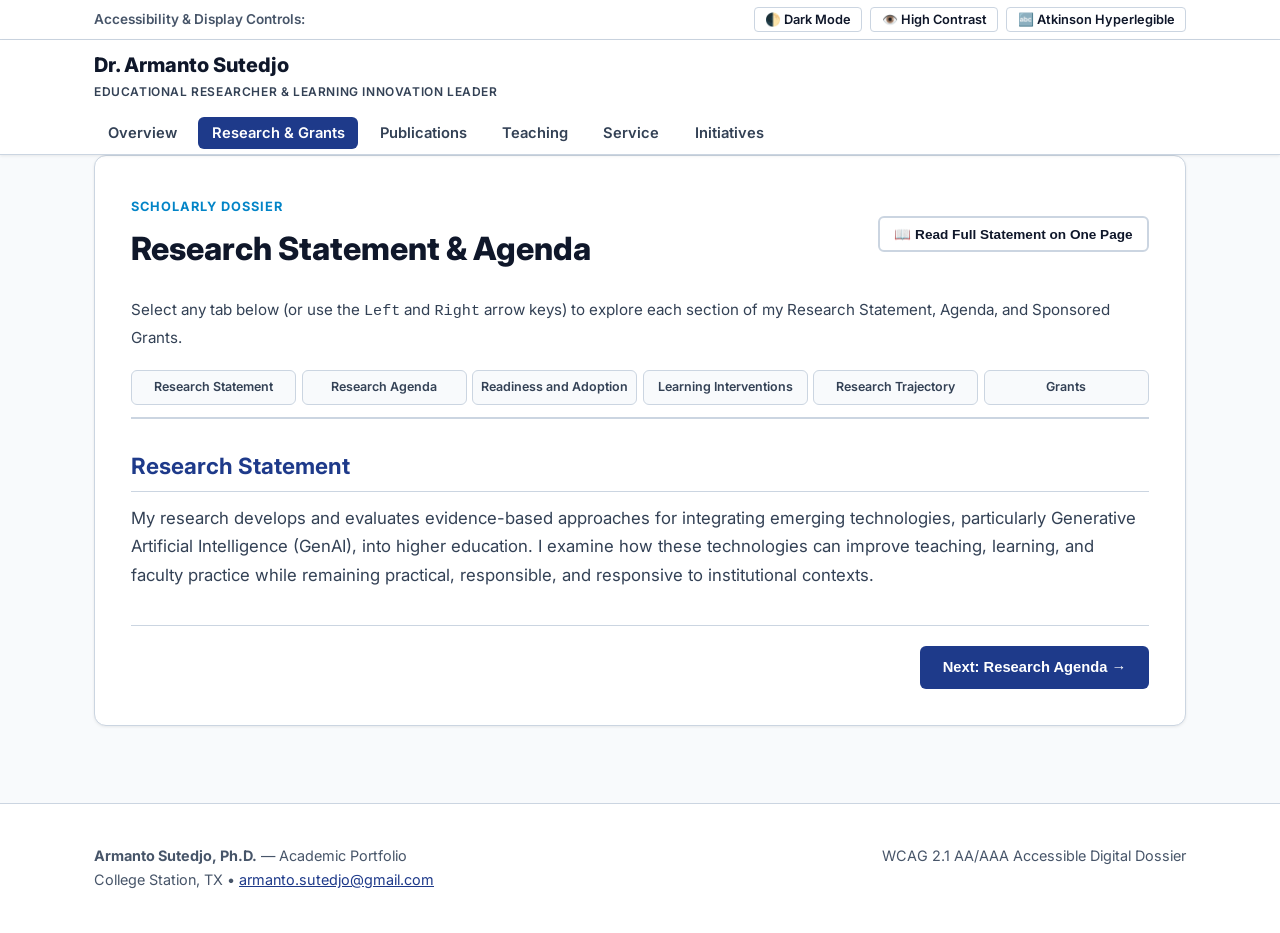
<file: research.html>
<!DOCTYPE html>
<html lang="en">
<head>
  <meta charset="UTF-8">
  <meta name="viewport" content="width=device-width, initial-scale=1.0">
  <meta name="description" content="Research Statement & Grants — Academic Portfolio of Dr. Armanto Sutedjo">
  <title>Research & Grants | Dr. Armanto Sutedjo</title>
  <link rel="preconnect" href="https://fonts.googleapis.com">
  <link rel="preconnect" href="https://fonts.gstatic.com" crossorigin>
  <link href="https://fonts.googleapis.com/css2?family=Atkinson+Hyperlegible:ital,wght@0,400;0,700;1,400&family=Inter:wght@400;500;600;700;800&family=Fira+Code:wght@500&display=swap" rel="stylesheet">
  <link rel="stylesheet" href="css/styles.css">
  <style>
    #research-tablist {
      display: grid !important;
      grid-template-columns: repeat(6, minmax(0, 1fr)) !important;
      gap: 0.35rem !important;
      width: 100% !important;
      box-sizing: border-box !important;
    }
    #research-tablist .tab-btn {
      width: 100% !important;
      padding: 0.55rem 0.25rem !important;
      font-size: 0.78rem !important;
      text-align: center !important;
      justify-content: center !important;
      white-space: nowrap !important;
      overflow: hidden !important;
      text-overflow: ellipsis !important;
    }
    @media (max-width: 1024px) {
      #research-tablist {
        grid-template-columns: repeat(3, minmax(0, 1fr)) !important;
      }
    }
    @media (max-width: 580px) {
      #research-tablist {
        grid-template-columns: repeat(2, minmax(0, 1fr)) !important;
      }
      #research-tablist .tab-btn {
        font-size: 0.74rem !important;
        white-space: normal !important;
      }
    }
    #research-panels-wrapper > section {
      display: none;
    }
    #research-panels-wrapper > section.active {
      display: block !important;
    }
  </style>
</head>
<body>
  <a href="#main-content" class="skip-link">Skip to main content</a>
  <div id="sr-announcer" class="sr-only" aria-live="polite" aria-atomic="true"></div>

  <aside class="a11y-bar" aria-label="Accessibility preferences">
    <div class="container a11y-container">
      <span style="font-weight:600; color:var(--text-light);">Accessibility &amp; Display Controls:</span>
      <div class="a11y-controls">
        <button type="button" class="a11y-btn" id="toggle-theme" aria-pressed="false">🌓 Dark Mode</button>
        <button type="button" class="a11y-btn" id="toggle-contrast" aria-pressed="false">👁️ High Contrast</button>
        <button type="button" class="a11y-btn" id="toggle-font" aria-pressed="false">🔤 Atkinson Hyperlegible</button>
      </div>
    </div>
  </aside>

  <header class="site-header" role="banner">
    <div class="container nav-container">
      <a href="index.html" class="brand-link">
        <span class="brand-name">Dr. Armanto Sutedjo</span>
        <span class="brand-title">Educational Researcher &amp; Learning Innovation Leader</span>
      </a>
      <nav aria-label="Primary portfolio navigation">
        <ul>
          <li><a href="index.html">Overview</a></li>
          <li><a href="research.html" aria-current="page">Research & Grants</a></li>
          <li><a href="publications.html">Publications</a></li>
          <li><a href="teaching.html">Teaching</a></li>
          <li><a href="service.html">Service</a></li>
          <li><a href="initiatives.html">Initiatives</a></li>
        </ul>
      </nav>
    </div>
  </header>

  <main id="main-content" class="container" role="main">
    <div class="card">
      <div class="tabs-header-bar">
        <div>
          <span style="font-size:0.8rem; font-weight:700; text-transform:uppercase; letter-spacing:0.08em; color:var(--accent);">Scholarly Dossier</span>
          <h1 id="research-main-heading" style="font-size:2rem; font-weight:800; color:var(--text-main); margin-top:0.2rem;">Research Statement &amp; Agenda</h1>
        </div>
        <div>
          <button type="button" class="btn btn-secondary" id="toggle-all-research-tabs" aria-pressed="false" style="padding:0.5rem 0.9rem; font-size:0.85rem;">
            📖 Read Full Statement on One Page
          </button>
        </div>
      </div>

      <p style="color:var(--text-muted); font-size:0.95rem; margin-bottom:1.25rem;">
        Select any tab below (or use the <code>Left</code> and <code>Right</code> arrow keys) to explore each section of my Research Statement, Agenda, and Sponsored Grants.
      </p>

      <!-- Accessible ARIA Tablist -->
      <div class="tablist-nav" id="research-tablist" role="tablist" aria-label="Research Statement Sections and Grants">
        <button type="button" role="tab" class="tab-btn" id="tab-res-1" aria-selected="true" aria-controls="panel-res-1" tabindex="0">
          Research Statement
        </button>
        <button type="button" role="tab" class="tab-btn" id="tab-res-2" aria-selected="false" aria-controls="panel-res-2" tabindex="-1">
          Research Agenda
        </button>
        <button type="button" role="tab" class="tab-btn" id="tab-res-3" aria-selected="false" aria-controls="panel-res-3" tabindex="-1">
          Readiness and Adoption
        </button>
        <button type="button" role="tab" class="tab-btn" id="tab-res-4" aria-selected="false" aria-controls="panel-res-4" tabindex="-1">
          Learning Interventions
        </button>
        <button type="button" role="tab" class="tab-btn" id="tab-res-5" aria-selected="false" aria-controls="panel-res-5" tabindex="-1">
          Research Trajectory
        </button>
        <button type="button" role="tab" class="tab-btn" id="tab-grants" aria-selected="false" aria-controls="panel-grants" tabindex="-1">
          Grants
        </button>
      </div>

      <!-- Tab Panels Container -->
      <div id="research-panels-wrapper">

        <!-- Tab 1: Research Statement -->
        <section id="panel-res-1" role="tabpanel" aria-labelledby="tab-res-1" tabindex="0" class="tab-panel active markdown-body">
          <h2>Research Statement</h2>
          <p>My research develops and evaluates evidence-based approaches for integrating emerging technologies, particularly Generative Artificial Intelligence (GenAI), into higher education. I examine how these technologies can improve teaching, learning, and faculty practice while remaining practical, responsible, and responsive to institutional contexts.</p>
          <div class="tab-footer-nav">
            <span></span>
            <button type="button" class="btn btn-primary tab-step-btn" data-goto-tab="tab-res-2">Next: Research Agenda →</button>
          </div>
        </section>

        <!-- Tab 2: Research Agenda -->
        <section id="panel-res-2" role="tabpanel" aria-labelledby="tab-res-2" tabindex="0" class="tab-panel markdown-body">
          <h2>Research Agenda</h2>
          <p>My research is guided by a central question: How can emerging technologies, particularly GenAI, be translated into teaching practices that measurably enhance learning while supporting responsible adoption by educators and institutions? I address this question across three interconnected areas: institutional support and readiness, educator and learner adoption, and the design and evaluation of student-centered learning experiences.</p>
          <div class="tab-footer-nav">
            <button type="button" class="btn btn-secondary tab-step-btn" data-goto-tab="tab-res-1">← Previous: Research Statement</button>
            <button type="button" class="btn btn-primary tab-step-btn" data-goto-tab="tab-res-3">Next: Readiness and Adoption →</button>
          </div>
        </section>

        <!-- Tab 3: Readiness and Adoption -->
        <section id="panel-res-3" role="tabpanel" aria-labelledby="tab-res-3" tabindex="0" class="tab-panel markdown-body">
          <h2>Readiness and Adoption</h2>
          <p>At the institutional level, my paper “Generative AI in Higher Education: A Cross-Institutional Study on Faculty Preparation and Resources,” published in <em>Studies in Technology Enhanced Learning</em>, found that research-intensive universities provided strong policy and ethical guidance but limited interactive, research-oriented, and practice-based support for faculty. This imbalance shows how institutional approaches can prioritize compliance over instructional experimentation, establishing the need to better understand faculty readiness and support.</p>
          <p>Building on these findings, my study “Assessing Faculty Self-Perceived Knowledge in Using Generative AI to Teach 21st-Century Skills,” published in <em>Frontiers in Education</em>, found that faculty possessed strong pedagogical and content knowledge but lacked confidence in integrating GenAI with pedagogy. The study identifies a specific readiness gap and supports hands-on, design-centered faculty development rather than information-only training.</p>
          <p>I extend this research from faculty readiness to student adoption through IRB-approved survey research using the Technology Acceptance Model 2 (TAM2). By examining perceived usefulness, ease of use, relevance, and professional readiness, this work provides a learner-centered perspective that complements the faculty findings and informs course design, institutional policy, and instructional decision-making.</p>
          <div class="tab-footer-nav">
            <button type="button" class="btn btn-secondary tab-step-btn" data-goto-tab="tab-res-2">← Previous: Research Agenda</button>
            <button type="button" class="btn btn-primary tab-step-btn" data-goto-tab="tab-res-4">Next: Learning Interventions →</button>
          </div>
        </section>

        <!-- Tab 4: Learning Interventions -->
        <section id="panel-res-4" role="tabpanel" aria-labelledby="tab-res-4" tabindex="0" class="tab-panel markdown-body">
          <h2>Learning Interventions</h2>
          <p>A central strand of my research translates findings about readiness and adoption into the design and evaluation of learning interventions. As Co-Investigator on “Generative AI Integration in Veterinary Education: AI Data Entry, AI Tutor, and AI Literacy Outcomes,” I oversee the evaluation of GenAI’s effects on efficiency, accuracy, and AI literacy in veterinary education. The study’s first paper, “ChatGPT versus Veterinary Students for Clinical Data Extraction: A Mixed-Methods Study,” is under review. Together, this work examines evidence-based and ethical models of GenAI integration in a high-stakes professional context.</p>
          <p>I extend this intervention-focused research into teacher preparation through ArguMath, an AI-simulated environment in which preservice teachers rehearse complex instructional practices through multi-agent, large-language-model simulations. Our study, “ArguMath: AI-Simulated Environment for Pre-service Teacher Preparation on Facilitating Collective Mathematical Argumentation,” was presented at the 2026 International Conference on Artificial Intelligence in Education in Seoul, South Korea. Using design-based research, the project integrates learning theory, human-computer interaction, and empirical evaluation to investigate scalable, low-risk opportunities for pedagogical practice and reflection.</p>
          <p>I further extend this learner-centered agenda from perceptions to measurable learning processes by collaborating with two faculty fellows to investigate how a learning environment integrating Google Gemini with Canvas affects students’ self-regulation and metacognition. This work examines how GenAI influences learning behaviors and provides evidence for designing AI-supported learning environments that promote more intentional and self-regulated learning.</p>
          <div class="tab-footer-nav">
            <button type="button" class="btn btn-secondary tab-step-btn" data-goto-tab="tab-res-3">← Previous: Readiness and Adoption</button>
            <button type="button" class="btn btn-primary tab-step-btn" data-goto-tab="tab-res-5">Next: Research Trajectory →</button>
          </div>
        </section>

        <!-- Tab 5: Research Trajectory -->
        <section id="panel-res-5" role="tabpanel" aria-labelledby="tab-res-5" tabindex="0" class="tab-panel markdown-body">
          <h2>Research Trajectory</h2>
          <p>Building on these interconnected strands, my research trajectory advances three priorities: developing participatory faculty-development models that strengthen pedagogical uses of GenAI; expanding AI-mediated simulations and tutors that support complex teaching and learning practices; and establishing evidence-based frameworks that connect institutional policy, faculty support, and instructional innovation. Across these priorities, I aim to produce theoretically grounded, empirically rigorous, and practically meaningful scholarship that helps educators, learners, and institutions navigate the evolving landscape of technology-enhanced education.</p>
          <div class="tab-footer-nav">
            <button type="button" class="btn btn-secondary tab-step-btn" data-goto-tab="tab-res-4">← Previous: Learning Interventions</button>
            <button type="button" class="btn btn-primary tab-step-btn" data-goto-tab="tab-grants">Next: Grants →</button>
          </div>
        </section>

        <!-- Tab 6: Grants -->
        <section id="panel-grants" role="tabpanel" aria-labelledby="tab-grants" tabindex="0" class="tab-panel markdown-body">
          <h2>Funded Grants &amp; Sponsored Research</h2>
          <p style="color:var(--text-muted); margin-bottom:1.5rem;">Sponsored research and collaborative grant funding supporting my research agenda ($132,000+ Total).</p>

          <div class="table-responsive">
            <table class="data-table" aria-label="Funded Grants">
              <thead>
                <tr>
                  <th scope="col">Period</th>
                  <th scope="col">Project Title</th>
                  <th scope="col">Funding Agency</th>
                  <th scope="col">Role</th>
                  <th scope="col">Funding</th>
                  <th scope="col">Status</th>
                </tr>
              </thead>
              <tbody id="grants-table-body">
                <tr>
                  <td><strong>2026–2027</strong></td>
                  <td>Self-Regulation and Metacognition in Student's Learning with Generative AI</td>
                  <td>Galloway Foundation</td>
                  <td><span class="badge">Primary Investigator</span></td>
                  <td>$20,000 + $4,000 (2 faculty fellows)</td>
                  <td>Funded</td>
                </tr>
                <tr>
                  <td><strong>2025–2026</strong></td>
                  <td>ArguMath: AI-Simulated Classrooms for Training Preservice Teachers to Orchestrate Collective Mathematical Argumentation</td>
                  <td>Division of Research (Collaborative Seed Grants)</td>
                  <td><span class="badge">Collaborator</span></td>
                  <td>$25,000</td>
                  <td>Funded</td>
                </tr>
                <tr>
                  <td><strong>2025–2026</strong></td>
                  <td>Generative AI Integration in Veterinary Education: AI Data Entry, AI Tutor, and AI Literacy Outcomes</td>
                  <td>Institute of Data Science</td>
                  <td><span class="badge">Co-Investigator</span></td>
                  <td>$5,000 OpenAI API credits + $2,000</td>
                  <td>Funded</td>
                </tr>
                <tr>
                  <td><strong>2025–2026</strong></td>
                  <td>Promoting Classroom-Level Innovation through Generative AI</td>
                  <td>Galloway Foundation</td>
                  <td><span class="badge">Primary Investigator</span></td>
                  <td>$20,000</td>
                  <td>Funded</td>
                </tr>
                <tr>
                  <td><strong>2024–2025</strong></td>
                  <td>Evidence-Based Teaching and Learning with Generative AI Research</td>
                  <td>Galloway Foundation</td>
                  <td><span class="badge">Primary Investigator</span></td>
                  <td>$20,000</td>
                  <td>Funded</td>
                </tr>
                <tr>
                  <td><strong>2023–2024</strong></td>
                  <td>Generative Artificial Intelligence (AI) for Teaching and Learning</td>
                  <td>Galloway Foundation</td>
                  <td><span class="badge">Co-Investigator</span></td>
                  <td>$36,000</td>
                  <td>Funded</td>
                </tr>
              </tbody>
            </table>
          </div>

          <div class="tab-footer-nav">
            <button type="button" class="btn btn-secondary tab-step-btn" data-goto-tab="tab-res-5">← Previous: Research Trajectory</button>
            <a href="publications.html" class="btn btn-primary">Explore Publications →</a>
          </div>
        </section>

      </div>
    </div>
  </main>

  <footer role="contentinfo">
    <div class="container" style="display:flex; justify-content:space-between; flex-wrap:wrap; gap:1rem;">
      <div>
        <strong>Armanto Sutedjo, Ph.D.</strong> — Academic Portfolio<br>
        <span>College Station, TX • <a href="mailto:armanto.sutedjo@gmail.com" style="color:var(--primary);">armanto.sutedjo@gmail.com</a></span>
      </div>
      <div>
        <span>WCAG 2.1 AA/AAA Accessible Digital Dossier</span>
      </div>
    </div>
  </footer>

  <script src="js/app.js"></script>

  <!-- Inline Tab Switcher for 100% guarantee -->
  <script>
    (function() {
      function setupTabs() {
        var tablist = document.getElementById('research-tablist');
        var panelsWrapper = document.getElementById('research-panels-wrapper');
        if (!tablist || !panelsWrapper) return;

        var tabs = Array.from(tablist.querySelectorAll('[role="tab"]'));
        var panels = Array.from(panelsWrapper.children);

        function activateTab(tab) {
          var targetId = tab.getAttribute('aria-controls');
          tabs.forEach(function(t) {
            t.setAttribute('aria-selected', 'false');
            t.setAttribute('tabindex', '-1');
          });
          panels.forEach(function(p) {
            p.classList.remove('active');
            p.style.display = 'none';
          });

          tab.setAttribute('aria-selected', 'true');
          tab.setAttribute('tabindex', '0');

          var targetPanel = document.getElementById(targetId);
          if (targetPanel) {
            targetPanel.classList.add('active');
            targetPanel.style.display = 'block';
          }
        }

        tabs.forEach(function(tab, index) {
          tab.onclick = function(e) {
            e.preventDefault();
            activateTab(tab);
          };
          tab.onkeydown = function(e) {
            var newIndex = null;
            if (e.key === 'ArrowRight') newIndex = (index + 1) % tabs.length;
            if (e.key === 'ArrowLeft') newIndex = (index - 1 + tabs.length) % tabs.length;
            if (e.key === 'Home') newIndex = 0;
            if (e.key === 'End') newIndex = tabs.length - 1;
            if (newIndex !== null) {
              e.preventDefault();
              tabs[newIndex].focus();
              activateTab(tabs[newIndex]);
            }
          };
        });

        panelsWrapper.querySelectorAll('.tab-step-btn').forEach(function(btn) {
          btn.onclick = function(e) {
            e.preventDefault();
            var targetTabId = btn.getAttribute('data-goto-tab');
            var targetTab = document.getElementById(targetTabId);
            if (targetTab) {
              targetTab.focus();
              activateTab(targetTab);
            }
          };
        });

        var showAllBtn = document.getElementById('toggle-all-research-tabs');
        if (showAllBtn) {
          showAllBtn.onclick = function(e) {
            e.preventDefault();
            var isExpanded = showAllBtn.getAttribute('aria-pressed') === 'true';
            if (isExpanded) {
              showAllBtn.setAttribute('aria-pressed', 'false');
              showAllBtn.textContent = '📖 Read Full Statement on One Page';
              var activeTab = tablist.querySelector('[aria-selected="true"]') || tabs[0];
              activateTab(activeTab);
            } else {
              showAllBtn.setAttribute('aria-pressed', 'true');
              showAllBtn.textContent = '🗂️ Return to Tabbed View';
              panels.forEach(function(p) {
                p.classList.add('active');
                p.style.display = 'block';
              });
            }
          };
        }
      }

      if (document.readyState === 'loading') {
        document.addEventListener('DOMContentLoaded', setupTabs);
      } else {
        setupTabs();
      }
    })();
  </script>
</body>
</html>
</file>
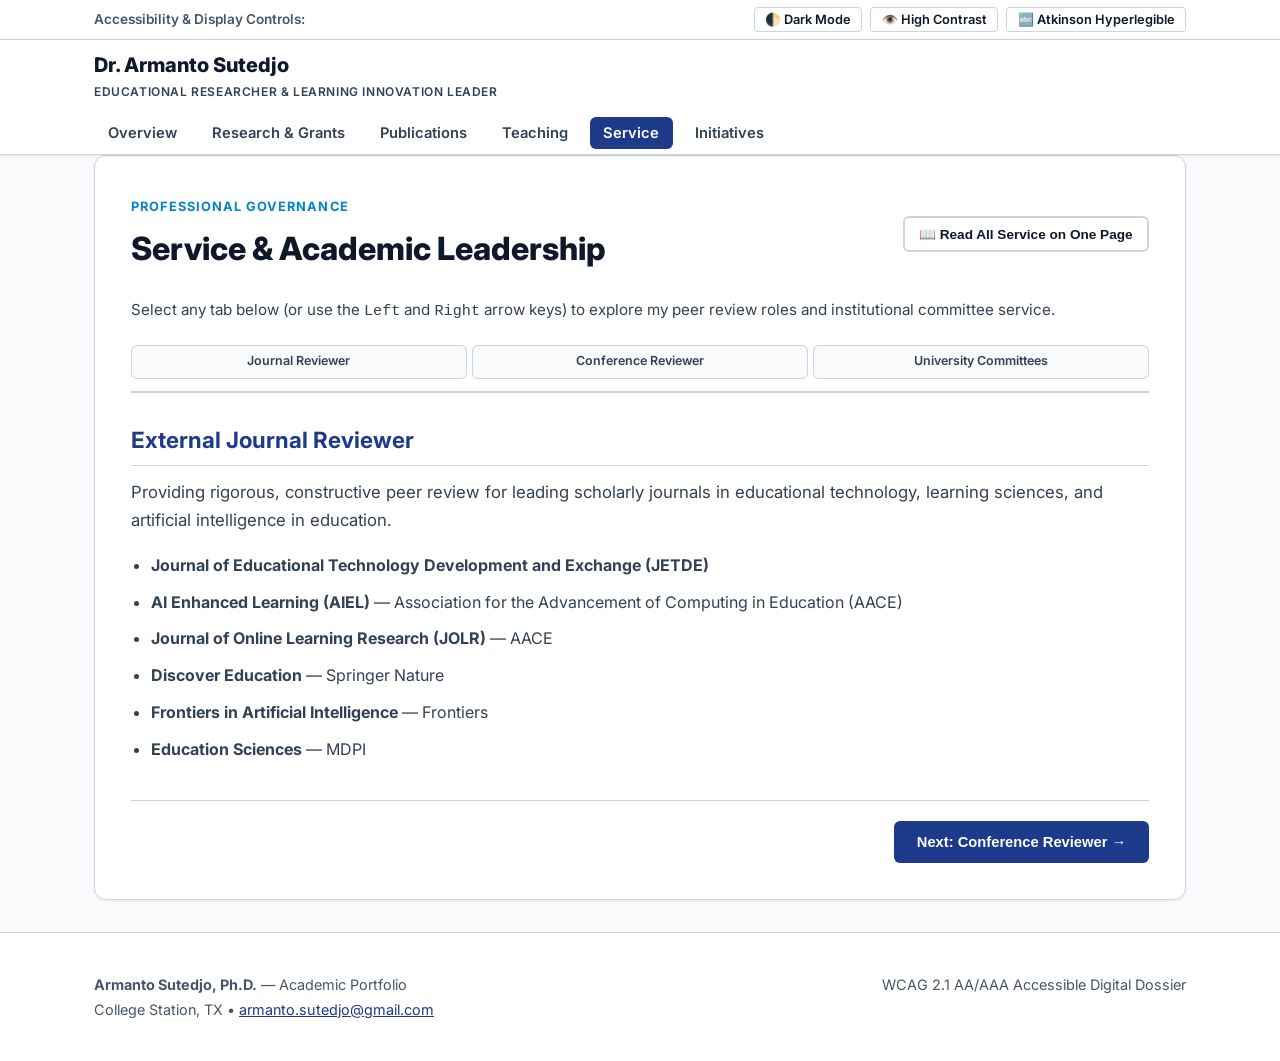
<file: service.html>
<!DOCTYPE html>
<html lang="en">
<head>
  <meta charset="UTF-8">
  <meta name="viewport" content="width=device-width, initial-scale=1.0">
  <meta name="description" content="Service — Academic Portfolio of Dr. Armanto Sutedjo">
  <title>Service | Dr. Armanto Sutedjo</title>
  <link rel="preconnect" href="https://fonts.googleapis.com">
  <link rel="preconnect" href="https://fonts.gstatic.com" crossorigin>
  <link href="https://fonts.googleapis.com/css2?family=Atkinson+Hyperlegible:ital,wght@0,400;0,700;1,400&family=Inter:wght@400;500;600;700;800&family=Fira+Code:wght@500&display=swap" rel="stylesheet">
  <link rel="stylesheet" href="css/styles.css">
</head>
<body>
  <a href="#main-content" class="skip-link">Skip to main content</a>
  <div id="sr-announcer" class="sr-only" aria-live="polite" aria-atomic="true"></div>

  <aside class="a11y-bar" aria-label="Accessibility preferences">
    <div class="container a11y-container">
      <span style="font-weight:600; color:var(--text-light);">Accessibility &amp; Display Controls:</span>
      <div class="a11y-controls">
        <button type="button" class="a11y-btn" id="toggle-theme" aria-pressed="false">🌓 Dark Mode</button>
        <button type="button" class="a11y-btn" id="toggle-contrast" aria-pressed="false">👁️ High Contrast</button>
        <button type="button" class="a11y-btn" id="toggle-font" aria-pressed="false">🔤 Atkinson Hyperlegible</button>
      </div>
    </div>
  </aside>

  <header class="site-header" role="banner">
    <div class="container nav-container">
      <a href="index.html" class="brand-link">
        <span class="brand-name">Dr. Armanto Sutedjo</span>
        <span class="brand-title">Educational Researcher &amp; Learning Innovation Leader</span>
      </a>
      <nav aria-label="Primary portfolio navigation">
        <ul>
          <li><a href="index.html">Overview</a></li>
          <li><a href="research.html">Research & Grants</a></li>
          <li><a href="publications.html">Publications</a></li>
          <li><a href="teaching.html">Teaching</a></li>
          <li><a href="service.html" aria-current="page">Service</a></li>
          <li><a href="initiatives.html">Initiatives</a></li>
        </ul>
      </nav>
    </div>
  </header>

  <main id="main-content" class="container" role="main">
    <div class="card">
      <div class="tabs-header-bar">
        <div>
          <span style="font-size:0.8rem; font-weight:700; text-transform:uppercase; letter-spacing:0.08em; color:var(--accent);">Professional Governance</span>
          <h1 id="service-main-heading" style="font-size:2rem; font-weight:800; color:var(--text-main); margin-top:0.2rem;">Service &amp; Academic Leadership</h1>
        </div>
        <div>
          <button type="button" class="btn btn-secondary" id="toggle-all-service-tabs" aria-pressed="false" style="padding:0.5rem 0.9rem; font-size:0.85rem;">
            📖 Read All Service on One Page
          </button>
        </div>
      </div>

      <p style="color:var(--text-muted); font-size:0.95rem; margin-bottom:1.25rem;">
        Select any tab below (or use the <code>Left</code> and <code>Right</code> arrow keys) to explore my peer review roles and institutional committee service.
      </p>

      <!-- Accessible ARIA Tablist (3 tabs fitting strict width-fit grid) -->
      <div class="tablist-nav" id="service-tablist" role="tablist" aria-label="Service Categories">
        <button type="button" role="tab" class="tab-btn" id="tab-srv-1" aria-selected="true" aria-controls="panel-srv-1" tabindex="0">
          Journal Reviewer
        </button>
        <button type="button" role="tab" class="tab-btn" id="tab-srv-2" aria-selected="false" aria-controls="panel-srv-2" tabindex="-1">
          Conference Reviewer
        </button>
        <button type="button" role="tab" class="tab-btn" id="tab-srv-3" aria-selected="false" aria-controls="panel-srv-3" tabindex="-1">
          University Committees
        </button>
      </div>

      <!-- Tab Panels Container -->
      <div id="service-panels-wrapper">

        <!-- Tab 1: Journal Reviewer -->
        <section id="panel-srv-1" role="tabpanel" aria-labelledby="tab-srv-1" tabindex="0" class="tab-panel active markdown-body">
          <h2>External Journal Reviewer</h2>
          <p style="color:var(--text-muted); margin-bottom:1rem;">Providing rigorous, constructive peer review for leading scholarly journals in educational technology, learning sciences, and artificial intelligence in education.</p>
          <ul style="margin-left:1.25rem; color:var(--text-muted); line-height:1.8;">
            <li><strong>Journal of Educational Technology Development and Exchange (JETDE)</strong></li>
            <li><strong>AI Enhanced Learning (AIEL)</strong> — Association for the Advancement of Computing in Education (AACE)</li>
            <li><strong>Journal of Online Learning Research (JOLR)</strong> — AACE</li>
            <li><strong>Discover Education</strong> — Springer Nature</li>
            <li><strong>Frontiers in Artificial Intelligence</strong> — Frontiers</li>
            <li><strong>Education Sciences</strong> — MDPI</li>
          </ul>
          <div class="tab-footer-nav">
            <span></span>
            <button type="button" class="btn btn-primary tab-step-btn" data-goto-tab="tab-srv-2">Next: Conference Reviewer →</button>
          </div>
        </section>

        <!-- Tab 2: Conference Reviewer -->
        <section id="panel-srv-2" role="tabpanel" aria-labelledby="tab-srv-2" tabindex="0" class="tab-panel markdown-body" hidden>
          <h2>Conference Proposal Reviewer</h2>
          <p style="color:var(--text-muted); margin-bottom:1rem;">Evaluating research proposals and conference submissions for premier international and national professional associations.</p>
          <ul style="margin-left:1.25rem; color:var(--text-muted); line-height:1.8;">
            <li><strong>Association for Educational Communications and Technology (AECT)</strong> Annual Conference Proposal Reviewer</li>
            <li><strong>American Educational Research Association (AERA)</strong> Annual Conference Proposal Reviewer</li>
            <li><strong>EDUCAUSE</strong> Annual Conference Reviewer</li>
            <li><strong>Texas A&amp;M Institute of Data Sciences</strong> Seed Proposal Reviewer</li>
          </ul>
          <div class="tab-footer-nav">
            <button type="button" class="btn btn-secondary tab-step-btn" data-goto-tab="tab-srv-1">← Previous: Journal Reviewer</button>
            <button type="button" class="btn btn-primary tab-step-btn" data-goto-tab="tab-srv-3">Next: University Committees →</button>
          </div>
        </section>

        <!-- Tab 3: University Committees -->
        <section id="panel-srv-3" role="tabpanel" aria-labelledby="tab-srv-3" tabindex="0" class="tab-panel markdown-body" hidden>
          <h2>University &amp; Institutional Committees</h2>
          <p style="color:var(--text-muted); margin-bottom:1rem;">Serving in leadership and advisory roles shaping institutional teaching excellence, digital learning environments, and student wellness.</p>
          <ul style="margin-left:1.25rem; color:var(--text-muted); line-height:1.8;">
            <li><strong>Center for Teaching Excellence Generative AI Committee</strong> — Committee Lead</li>
            <li><strong>Digital Learning Environment Advisory Committee (Enterprise Learning Tools Subgroup)</strong> — Committee Lead</li>
            <li><strong>Center for Teaching Excellence Vision Committee</strong> — Member</li>
            <li><strong>First-Year Student Experience (Hullabaloo U) Mental Health and Wellness Committee</strong> — Member</li>
          </ul>
          <div class="tab-footer-nav">
            <button type="button" class="btn btn-secondary tab-step-btn" data-goto-tab="tab-srv-2">← Previous: Conference Reviewer</button>
            <a href="initiatives.html" class="btn btn-primary">Explore Initiatives →</a>
          </div>
        </section>

      </div>
    </div>
  </main>

  <footer role="contentinfo">
    <div class="container" style="display:flex; justify-content:space-between; flex-wrap:wrap; gap:1rem;">
      <div>
        <strong>Armanto Sutedjo, Ph.D.</strong> — Academic Portfolio<br>
        <span>College Station, TX • <a href="mailto:armanto.sutedjo@gmail.com" style="color:var(--primary);">armanto.sutedjo@gmail.com</a></span>
      </div>
      <div>
        <span>WCAG 2.1 AA/AAA Accessible Digital Dossier</span>
      </div>
    </div>
  </footer>

  <script src="js/app.js"></script>
</body>
</html>
</file>
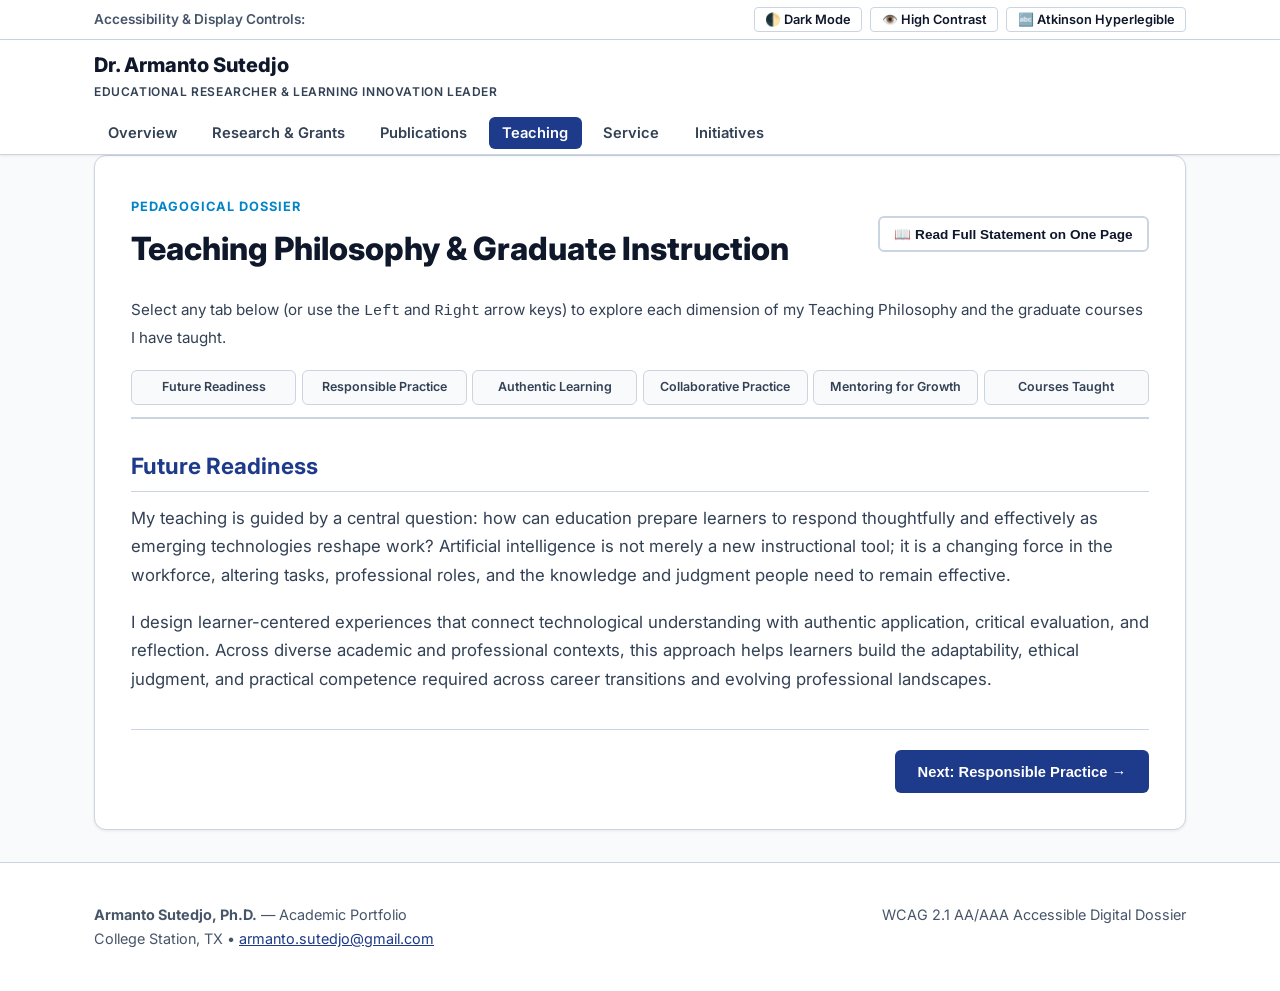
<file: teaching.html>
<!DOCTYPE html>
<html lang="en">
<head>
  <meta charset="UTF-8">
  <meta name="viewport" content="width=device-width, initial-scale=1.0">
  <meta name="description" content="Teaching Philosophy — Academic Portfolio of Dr. Armanto Sutedjo">
  <title>Teaching Philosophy | Dr. Armanto Sutedjo</title>
  <link rel="preconnect" href="https://fonts.googleapis.com">
  <link rel="preconnect" href="https://fonts.gstatic.com" crossorigin>
  <link href="https://fonts.googleapis.com/css2?family=Atkinson+Hyperlegible:ital,wght@0,400;0,700;1,400&family=Inter:wght@400;500;600;700;800&family=Fira+Code:wght@500&display=swap" rel="stylesheet">
  <link rel="stylesheet" href="css/styles.css">
</head>
<body>
  <a href="#main-content" class="skip-link">Skip to main content</a>
  <div id="sr-announcer" class="sr-only" aria-live="polite" aria-atomic="true"></div>

  <aside class="a11y-bar" aria-label="Accessibility preferences">
    <div class="container a11y-container">
      <span style="font-weight:600; color:var(--text-light);">Accessibility &amp; Display Controls:</span>
      <div class="a11y-controls">
        <button type="button" class="a11y-btn" id="toggle-theme" aria-pressed="false">🌓 Dark Mode</button>
        <button type="button" class="a11y-btn" id="toggle-contrast" aria-pressed="false">👁️ High Contrast</button>
        <button type="button" class="a11y-btn" id="toggle-font" aria-pressed="false">🔤 Atkinson Hyperlegible</button>
      </div>
    </div>
  </aside>

  <header class="site-header" role="banner">
    <div class="container nav-container">
      <a href="index.html" class="brand-link">
        <span class="brand-name">Dr. Armanto Sutedjo</span>
        <span class="brand-title">Educational Researcher &amp; Learning Innovation Leader</span>
      </a>
      <nav aria-label="Primary portfolio navigation">
        <ul>
          <li><a href="index.html">Overview</a></li>
          <li><a href="research.html">Research & Grants</a></li>
          <li><a href="publications.html">Publications</a></li>
          <li><a href="teaching.html" aria-current="page">Teaching</a></li>
          <li><a href="service.html">Service</a></li>
          <li><a href="initiatives.html">Initiatives</a></li>
        </ul>
      </nav>
    </div>
  </header>

  <main id="main-content" class="container" role="main">
    <div class="card">
      <div class="tabs-header-bar">
        <div>
          <span style="font-size:0.8rem; font-weight:700; text-transform:uppercase; letter-spacing:0.08em; color:var(--accent);">Pedagogical Dossier</span>
          <h1 id="teaching-main-heading" style="font-size:2rem; font-weight:800; color:var(--text-main); margin-top:0.2rem;">Teaching Philosophy &amp; Graduate Instruction</h1>
        </div>
        <div>
          <button type="button" class="btn btn-secondary" id="toggle-all-teaching-tabs" aria-pressed="false" style="padding:0.5rem 0.9rem; font-size:0.85rem;">
            📖 Read Full Statement on One Page
          </button>
        </div>
      </div>

      <p style="color:var(--text-muted); font-size:0.95rem; margin-bottom:1.25rem;">
        Select any tab below (or use the <code>Left</code> and <code>Right</code> arrow keys) to explore each dimension of my Teaching Philosophy and the graduate courses I have taught.
      </p>

      <!-- Accessible ARIA Tablist -->
      <div class="tablist-nav" id="teaching-tablist" role="tablist" aria-label="Teaching Statement Sections and Courses Taught">
        <button type="button" role="tab" class="tab-btn" id="tab-sec-1" aria-selected="true" aria-controls="panel-sec-1" tabindex="0">
          Future Readiness
        </button>
        <button type="button" role="tab" class="tab-btn" id="tab-sec-2" aria-selected="false" aria-controls="panel-sec-2" tabindex="-1">
          Responsible Practice
        </button>
        <button type="button" role="tab" class="tab-btn" id="tab-sec-3" aria-selected="false" aria-controls="panel-sec-3" tabindex="-1">
          Authentic Learning
        </button>
        <button type="button" role="tab" class="tab-btn" id="tab-sec-4" aria-selected="false" aria-controls="panel-sec-4" tabindex="-1">
          Collaborative Practice
        </button>
        <button type="button" role="tab" class="tab-btn" id="tab-sec-5" aria-selected="false" aria-controls="panel-sec-5" tabindex="-1">
          Mentoring for Growth
        </button>
        <button type="button" role="tab" class="tab-btn" id="tab-courses" aria-selected="false" aria-controls="panel-courses" tabindex="-1">
          Courses Taught
        </button>
      </div>

      <!-- Tab Panels Container -->
      <div id="teaching-panels-wrapper">

        <!-- Tab 1: Future Readiness -->
        <section id="panel-sec-1" role="tabpanel" aria-labelledby="tab-sec-1" tabindex="0" class="tab-panel active markdown-body">
          <h2>Future Readiness</h2>
          <p>My teaching is guided by a central question: how can education prepare learners to respond thoughtfully and effectively as emerging technologies reshape work? Artificial intelligence is not merely a new instructional tool; it is a changing force in the workforce, altering tasks, professional roles, and the knowledge and judgment people need to remain effective.</p>
          <p>I design learner-centered experiences that connect technological understanding with authentic application, critical evaluation, and reflection. Across diverse academic and professional contexts, this approach helps learners build the adaptability, ethical judgment, and practical competence required across career transitions and evolving professional landscapes.</p>
          <div class="tab-footer-nav">
            <span></span>
            <button type="button" class="btn btn-primary tab-step-btn" data-goto-tab="tab-sec-2">Next: Responsible Practice →</button>
          </div>
        </section>

        <!-- Tab 2: Responsible Practice -->
        <section id="panel-sec-2" role="tabpanel" aria-labelledby="tab-sec-2" tabindex="0" class="tab-panel markdown-body" hidden>
          <h2>Responsible Practice</h2>
          <p>I teach AI within the broader context of emerging technologies and changing workforce needs. Learners from varied educational, professional, and technical backgrounds examine how generative and predictive systems work, where they create value, and where human expertise remains essential.</p>
          <p>Through authentic disciplinary and workplace problems, learners practice selecting appropriate tools, testing outputs against evidence, and communicating limitations. Attention to bias, privacy, transparency, accessibility, academic integrity, and human oversight positions responsible use as a core dimension of professional readiness rather than an add-on.</p>
          <div class="tab-footer-nav">
            <button type="button" class="btn btn-secondary tab-step-btn" data-goto-tab="tab-sec-1">← Previous: Future Readiness</button>
            <button type="button" class="btn btn-primary tab-step-btn" data-goto-tab="tab-sec-3">Next: Authentic Learning →</button>
          </div>
        </section>

        <!-- Tab 3: Authentic Learning -->
        <section id="panel-sec-3" role="tabpanel" aria-labelledby="tab-sec-3" tabindex="0" class="tab-panel markdown-body" hidden>
          <h2>Authentic Learning</h2>
          <p>My graduate teaching in Graphic Communication and Interface Design (LDTC 621) and Designing for Mobile Learning (LDTC 642) has strengthened an applied, project-based approach suited to graduate and lifelong education. I organize learning through backward design, iterative prototyping, peer critique, and evidence-based revision.</p>
          <p>Learners move from defining a consequential problem to developing, testing, and explaining a solution. Flexible pathways, formative feedback, and structured practice recognize learners' prior knowledge and competing responsibilities while maintaining rigorous, observable outcomes. The goal is transfer: learners should be able to apply new capabilities confidently in unfamiliar professional settings.</p>
          <div class="tab-footer-nav">
            <button type="button" class="btn btn-secondary tab-step-btn" data-goto-tab="tab-sec-2">← Previous: Responsible Practice</button>
            <button type="button" class="btn btn-primary tab-step-btn" data-goto-tab="tab-sec-4">Next: Collaborative Practice →</button>
          </div>
        </section>

        <!-- Tab 4: Collaborative Practice -->
        <section id="panel-sec-4" role="tabpanel" aria-labelledby="tab-sec-4" tabindex="0" class="tab-panel markdown-body" hidden>
          <h2>Collaborative Practice</h2>
          <p>Interdisciplinary collaboration ensures that technology learning remains grounded in professional practice. In ArguMath, I work across education, mathematics education, and computer science to develop an AI-simulated environment in which preservice teachers rehearse complex instructional decisions. In veterinary medicine, I collaborate on clinical data extraction, AI tutoring, and AI literacy outcomes; related faculty partnerships extend this work to political science and leadership education. These experiences have taught me to listen to domain experts, translate emerging needs into teachable competencies, and preserve disciplinary standards.</p>
          <p>At the Center for Teaching Excellence, I have designed workshops, webinars, consultations, and hands-on AI learning experiences for faculty. Programs on prompt engineering, higher-order thinking with Copilot, student-centered course design, AI ethics, and course-specific chatbots begin with relevant tasks and produce immediately usable outcomes. I translate this experience into courses, microcredentials, certificates, and professional programs that respond to evolving workforce demands—enabling learners to acquire targeted capabilities, demonstrate readiness, and continue learning as technologies and roles change.</p>
          <div class="tab-footer-nav">
            <button type="button" class="btn btn-secondary tab-step-btn" data-goto-tab="tab-sec-3">← Previous: Authentic Learning</button>
            <button type="button" class="btn btn-primary tab-step-btn" data-goto-tab="tab-sec-5">Next: Mentoring for Growth →</button>
          </div>
        </section>

        <!-- Tab 5: Mentoring for Growth -->
        <section id="panel-sec-5" role="tabpanel" aria-labelledby="tab-sec-5" tabindex="0" class="tab-panel markdown-body" hidden>
          <h2>Mentoring for Growth</h2>
          <p>Teaching and research are mutually reinforcing in my practice. My studies of institutional support, educator readiness, learner adoption, self-regulation, and AI-enabled learning environments provide direct evidence for improving instruction and program design.</p>
          <p>I mentor learners to connect coursework with research, professional practice, and community needs while recognizing that readiness involves more than technical proficiency. My goal is to help learners become adaptable citizen-professionals who can use emerging technologies with sound judgment, communicate across disciplines, and consider the consequences of their decisions for organizations and society.</p>
          <div class="tab-footer-nav">
            <button type="button" class="btn btn-secondary tab-step-btn" data-goto-tab="tab-sec-4">← Previous: Collaborative Practice</button>
            <button type="button" class="btn btn-primary tab-step-btn" data-goto-tab="tab-courses">Next: Courses Taught →</button>
          </div>
        </section>

        <!-- Tab 6: Courses Taught (Strictly Graduate Course Level, no GTA info) -->
        <section id="panel-courses" role="tabpanel" aria-labelledby="tab-courses" tabindex="0" class="tab-panel markdown-body" hidden>
          <h2>Courses Taught</h2>
          <p>Graduate courses taught in Learning, Design, and Technology:</p>

          <div id="courses-list" class="course-grid">
            <article class="course-card">
              <div class="course-meta-row">
                <span style="font-family:var(--font-mono); font-size:0.9rem; font-weight:700; color:var(--accent);">LDTC 621 • Spring 2024, Spring 2025</span>
                <span class="badge">Graduate Course Level</span>
              </div>
              <h3 style="font-size:1.2rem; color:var(--text-main); margin-bottom:0.4rem;">Graphic Communication and Interface Design</h3>
              <p style="font-size:0.95rem; color:var(--text-muted); margin-bottom:0.75rem;">Graduate course examining visual communication principles, user interface (UI) and user experience (UX) design, cognitive load theory, iterative prototyping, peer critique, and digital accessibility compliance.</p>
              <p style="font-size:0.84rem; color:var(--text-light);"><strong>Core Technologies &amp; Frameworks:</strong> Figma, Adobe XD, Visual Design Systems, WCAG Accessibility</p>
            </article>

            <article class="course-card">
              <div class="course-meta-row">
                <span style="font-family:var(--font-mono); font-size:0.9rem; font-weight:700; color:var(--accent);">LDTC 642 • Summer 2025</span>
                <span class="badge">Graduate Course Level</span>
              </div>
              <h3 style="font-size:1.2rem; color:var(--text-main); margin-bottom:0.4rem;">Designing for Mobile Learning</h3>
              <p style="font-size:0.95rem; color:var(--text-muted); margin-bottom:0.75rem;">Graduate course focused on mobile learning architectures, situated and ubiquitous learning theory, backward design, iterative usability testing, and responsive instructional module authoring.</p>
              <p style="font-size:0.84rem; color:var(--text-light);"><strong>Core Technologies &amp; Frameworks:</strong> Mobile-First Prototyping, Articulate Storyline, Adobe Captivate</p>
            </article>
          </div>

          <div class="tab-footer-nav">
            <button type="button" class="btn btn-secondary tab-step-btn" data-goto-tab="tab-sec-5">← Previous: Mentoring for Growth</button>
            <a href="service.html" class="btn btn-primary">Explore Service &amp; Leadership →</a>
          </div>
        </section>

      </div>
    </div>
  </main>

  <footer role="contentinfo">
    <div class="container" style="display:flex; justify-content:space-between; flex-wrap:wrap; gap:1rem;">
      <div>
        <strong>Armanto Sutedjo, Ph.D.</strong> — Academic Portfolio<br>
        <span>College Station, TX • <a href="mailto:armanto.sutedjo@gmail.com" style="color:var(--primary);">armanto.sutedjo@gmail.com</a></span>
      </div>
      <div>
        <span>WCAG 2.1 AA/AAA Accessible Digital Dossier</span>
      </div>
    </div>
  </footer>

  <script src="js/app.js"></script>
</body>
</html>
</file>
<file: css/styles.css>
/* ==========================================================================
   WCAG 2.1 AA/AAA Academic Portfolio Stylesheet
   Dr. Armanto Sutedjo — GitHub Pages Multi-Page Architecture
   ========================================================================== */
:root {
  --font-sans: 'Inter', -apple-system, BlinkMacSystemFont, "Segoe UI", Roboto, sans-serif;
  --font-mono: 'Fira Code', monospace;
  --bg-canvas: #f8fafc;
  --bg-card: #ffffff;
  --bg-card-subtle: #f1f5f9;
  --text-main: #0f172a;
  --text-muted: #334155;
  --text-light: #475569;
  --primary: #1e3a8a;
  --primary-hover: #172554;
  --accent: #0284c7;
  --accent-bg: #e0f2fe;
  --border-color: #cbd5e1;
  --focus-ring: #0284c7;
  --shadow-sm: 0 1px 3px rgba(0,0,0,0.08);
  --shadow-md: 0 4px 6px -1px rgba(0,0,0,0.08), 0 2px 4px -2px rgba(0,0,0,0.04);
}

[data-theme="dark"] {
  --bg-canvas: #090d16;
  --bg-card: #131b2e;
  --bg-card-subtle: #1c2640;
  --text-main: #f8fafc;
  --text-muted: #cbd5e1;
  --text-light: #94a3b8;
  --primary: #60a5fa;
  --primary-hover: #93c5fd;
  --accent: #38bdf8;
  --accent-bg: #0c4a6e;
  --border-color: #334155;
  --focus-ring: #38bdf8;
}

[data-font="hyperlegible"] {
  --font-sans: 'Atkinson Hyperlegible', sans-serif !important;
  letter-spacing: 0.03em;
  word-spacing: 0.05em;
  line-height: 1.8 !important;
}

[data-contrast="high"] {
  --bg-canvas: #ffffff !important;
  --bg-card: #ffffff !important;
  --text-main: #000000 !important;
  --text-muted: #111111 !important;
  --border-color: #000000 !important;
  --primary: #0000ee !important;
  --focus-ring: #d9381e !important;
}

[data-theme="dark"][data-contrast="high"] {
  --bg-canvas: #000000 !important;
  --bg-card: #000000 !important;
  --text-main: #ffffff !important;
  --text-muted: #eeeeee !important;
  --border-color: #ffffff !important;
  --primary: #66b3ff !important;
  --focus-ring: #ffea00 !important;
}

*, *::before, *::after {
  box-sizing: border-box;
  margin: 0;
  padding: 0;
}

body {
  font-family: var(--font-sans);
  background-color: var(--bg-canvas);
  color: var(--text-main);
  line-height: 1.7;
  transition: background-color 0.2s ease, color 0.2s ease;
}

.skip-link {
  position: absolute;
  top: -60px;
  left: 1rem;
  background: var(--primary);
  color: #ffffff;
  padding: 0.75rem 1.25rem;
  font-weight: 700;
  z-index: 10000;
  border-radius: 0 0 6px 6px;
  text-decoration: none;
}
.skip-link:focus {
  top: 0;
  outline: 3px solid var(--accent);
}

.sr-only {
  position: absolute;
  width: 1px;
  height: 1px;
  padding: 0;
  margin: -1px;
  overflow: hidden;
  clip: rect(0, 0, 0, 0);
  white-space: nowrap;
  border: 0;
}

a:focus-visible, button:focus-visible, [tabindex="0"]:focus-visible {
  outline: 3px solid var(--focus-ring);
  outline-offset: 3px;
}

.container {
  max-width: 1140px;
  margin: 0 auto;
  padding: 0 1.5rem;
}

/* Accessibility Bar */
.a11y-bar {
  background-color: var(--bg-card);
  border-bottom: 1px solid var(--border-color);
  padding: 0.45rem 0;
  font-size: 0.85rem;
}
.a11y-container {
  display: flex;
  justify-content: space-between;
  align-items: center;
  flex-wrap: wrap;
  gap: 0.75rem;
}
.a11y-controls {
  display: flex;
  gap: 0.5rem;
  flex-wrap: wrap;
}
.a11y-btn {
  background: transparent;
  border: 1px solid var(--border-color);
  color: var(--text-main);
  padding: 0.25rem 0.65rem;
  border-radius: 4px;
  cursor: pointer;
  font-size: 0.8rem;
  font-family: inherit;
  font-weight: 600;
}
.a11y-btn[aria-pressed="true"] {
  background-color: var(--primary);
  color: #ffffff;
  border-color: var(--primary);
}

/* Site Header & Multi-Page Navigation */
header.site-header {
  position: sticky;
  top: 0;
  background: var(--bg-card);
  border-bottom: 1px solid var(--border-color);
  z-index: 1000;
  box-shadow: var(--shadow-sm);
}
.nav-container {
  display: flex;
  justify-content: space-between;
  align-items: center;
  min-height: 72px;
  flex-wrap: wrap;
  gap: 1rem;
  padding-top: 0.5rem;
  padding-bottom: 0.5rem;
}
.brand-link {
  text-decoration: none;
  color: var(--text-main);
  display: flex;
  flex-direction: column;
}
.brand-name {
  font-size: 1.25rem;
  font-weight: 800;
}
.brand-title {
  font-size: 0.75rem;
  color: var(--text-muted);
  font-weight: 600;
  text-transform: uppercase;
  letter-spacing: 0.05em;
}
nav ul {
  display: flex;
  list-style: none;
  gap: 0.5rem;
  flex-wrap: wrap;
}
nav a {
  text-decoration: none;
  color: var(--text-muted);
  font-weight: 600;
  font-size: 0.92rem;
  padding: 0.45rem 0.85rem;
  border-radius: 6px;
  transition: all 0.2s;
}
nav a:hover {
  background: var(--bg-card-subtle);
  color: var(--primary);
}
nav a[aria-current="page"] {
  background: var(--primary);
  color: #ffffff;
}

/* Content Cards & Markdown Rendered Text */
main {
  padding: 3rem 0 4.5rem;
  min-height: 72vh;
}
.card {
  background: var(--bg-card);
  border: 1px solid var(--border-color);
  border-radius: 12px;
  padding: 2.25rem;
  box-shadow: var(--shadow-sm);
  margin-bottom: 2rem;
}
.markdown-body h1 {
  font-size: 2.25rem;
  font-weight: 800;
  margin-bottom: 0.5rem;
  color: var(--text-main);
}
.markdown-body h2 {
  font-size: 1.4rem;
  font-weight: 700;
  color: var(--primary);
  margin-top: 1.75rem;
  margin-bottom: 0.75rem;
  padding-bottom: 0.35rem;
  border-bottom: 1px solid var(--border-color);
}
.markdown-body p {
  margin-bottom: 1.15rem;
  color: var(--text-muted);
  font-size: 1.05rem;
}
.markdown-body ul {
  margin: 0.75rem 0 1.25rem 1.5rem;
  color: var(--text-muted);
}
.markdown-body li {
  margin-bottom: 0.5rem;
}

/* Grid Layouts */
.hero-grid {
  display: grid;
  grid-template-columns: 1fr 330px;
  gap: 2.5rem;
  align-items: start;
}
.badge-list {
  display: flex;
  flex-wrap: wrap;
  gap: 0.5rem;
  margin: 1.25rem 0;
}
.badge {
  background: var(--accent-bg);
  color: var(--primary);
  border: 1px solid var(--accent);
  padding: 0.3rem 0.75rem;
  border-radius: 999px;
  font-size: 0.8rem;
  font-weight: 600;
}
.btn {
  display: inline-flex;
  align-items: center;
  gap: 0.5rem;
  padding: 0.7rem 1.3rem;
  border-radius: 6px;
  font-weight: 600;
  font-size: 0.92rem;
  text-decoration: none;
  cursor: pointer;
  border: 2px solid transparent;
}
.btn-primary {
  background: var(--primary);
  color: #ffffff;
}
.btn-secondary {
  background: transparent;
  color: var(--text-main);
  border-color: var(--border-color);
}

/* Tables */
.table-responsive {
  overflow-x: auto;
}
table.data-table {
  width: 100%;
  border-collapse: collapse;
  font-size: 0.95rem;
}
table.data-table th, table.data-table td {
  padding: 0.9rem 1rem;
  border-bottom: 1px solid var(--border-color);
  text-align: left;
}
table.data-table th {
  background: var(--bg-card-subtle);
  font-weight: 700;
}

/* Interactive Nexus Diagram */
.diagram-grid {
  display: grid;
  grid-template-columns: 1fr 130px 1fr;
  gap: 1.25rem;
  align-items: center;
  margin: 1.5rem 0;
}
.diagram-col {
  display: flex;
  flex-direction: column;
  gap: 1rem;
}
.diagram-node {
  background: var(--bg-canvas);
  border: 2px solid var(--border-color);
  border-radius: 8px;
  padding: 1.15rem;
  text-align: left;
  cursor: pointer;
  font-family: inherit;
  transition: all 0.2s;
}
.diagram-node[aria-selected="true"] {
  border-color: var(--primary);
  background: var(--accent-bg);
}
.diagram-node h3 {
  font-size: 1rem;
  color: var(--text-main);
  margin: 0.2rem 0;
}
.diagram-node p {
  font-size: 0.85rem;
  color: var(--text-muted);
}
.center-hub {
  background: var(--primary);
  color: #fff;
  width: 110px;
  height: 110px;
  border-radius: 50%;
  display: flex;
  flex-direction: column;
  align-items: center;
  justify-content: center;
  text-align: center;
  font-weight: 700;
  font-size: 0.78rem;
  margin: 0 auto;
  padding: 0.5rem;
}
.nexus-inspector {
  background: var(--bg-card-subtle);
  border-left: 4px solid var(--primary);
  padding: 1.5rem;
  border-radius: 0 8px 8px 0;
  margin-top: 1.5rem;
}
.evidence-grid {
  display: grid;
  grid-template-columns: repeat(auto-fit, minmax(240px, 1fr));
  gap: 1.25rem;
  margin-top: 1rem;
}

/* Publications & Filter */
.filter-bar {
  display: flex;
  gap: 0.5rem;
  flex-wrap: wrap;
  margin-bottom: 1.5rem;
}
.filter-btn {
  background: var(--bg-card-subtle);
  border: 1px solid var(--border-color);
  padding: 0.4rem 0.9rem;
  border-radius: 6px;
  font-weight: 600;
  cursor: pointer;
  color: var(--text-main);
}
.filter-btn.active {
  background: var(--primary);
  color: #ffffff;
  border-color: var(--primary);
}
.pub-item {
  border: 1px solid var(--border-color);
  border-radius: 8px;
  padding: 1.25rem;
  margin-bottom: 1rem;
  background: var(--bg-canvas);
}

/* Accessible Multi-Tab System */
.tabs-header-bar {
  display: flex;
  justify-content: space-between;
  align-items: center;
  flex-wrap: wrap;
  gap: 1rem;
  margin-bottom: 1.25rem;
}
/* ==========================================================================
   ACCESSIBLE MULTI-TAB SYSTEM (WCAG 2.1 AA/AAA ARIA Tablist - Strict Width Fit)
   ========================================================================== */
.tabs-header-bar {
  display: flex;
  justify-content: space-between;
  align-items: center;
  flex-wrap: wrap;
  gap: 1rem;
  margin-bottom: 1.25rem;
}
.tablist-nav {
  display: grid;
  grid-template-columns: repeat(6, minmax(0, 1fr));
  gap: 0.35rem;
  width: 100%;
  max-width: 100%;
  border-bottom: 2px solid var(--border-color);
  padding-bottom: 0.75rem;
  margin-bottom: 1.75rem;
  box-sizing: border-box;
}
.tab-btn {
  background: var(--bg-canvas);
  border: 1px solid var(--border-color);
  color: var(--text-muted);
  padding: 0.55rem 0.25rem;
  border-radius: 6px;
  font-family: inherit;
  font-size: 0.78rem;
  line-height: 1.2;
  font-weight: 600;
  cursor: pointer;
  transition: all 0.2s ease;
  text-align: center;
  display: flex;
  align-items: center;
  justify-content: center;
  width: 100%;
  min-width: 0;
  box-sizing: border-box;
  overflow: hidden;
  text-overflow: ellipsis;
  white-space: nowrap;
}
@media (max-width: 1024px) {
  .tablist-nav {
    grid-template-columns: repeat(3, minmax(0, 1fr));
  }
}
@media (max-width: 580px) {
  .tablist-nav {
    grid-template-columns: repeat(2, minmax(0, 1fr));
  }
  .tab-btn {
    font-size: 0.75rem;
    white-space: normal;
  }
}

@keyframes fadeInTab {
  from { opacity: 0; transform: translateY(3px); }
  to { opacity: 1; transform: translateY(0); }
}
.tab-footer-nav {
  display: flex;
  justify-content: space-between;
  align-items: center;
  margin-top: 2.25rem;
  padding-top: 1.25rem;
  border-top: 1px solid var(--border-color);
  flex-wrap: wrap;
  gap: 1rem;
}
.course-grid {
  display: grid;
  grid-template-columns: repeat(auto-fit, minmax(320px, 1fr));
  gap: 1.25rem;
  margin-top: 1rem;
}
.course-card {
  background: var(--bg-canvas);
  border: 1px solid var(--border-color);
  border-left: 4px solid var(--primary);
  border-radius: 8px;
  padding: 1.5rem;
}
.course-meta-row {
  display: flex;
  justify-content: space-between;
  align-items: center;
  flex-wrap: wrap;
  gap: 0.5rem;
  margin-bottom: 0.5rem;
}

footer {
  background: var(--bg-card);
  border-top: 1px solid var(--border-color);
  padding: 2.5rem 0;
  font-size: 0.9rem;
  color: var(--text-light);
}

@media (max-width: 860px) {
  .hero-grid, .diagram-grid {
    grid-template-columns: 1fr;
  }
}


/* Publications 4-Column Tablist Grid */
#pubs-tablist {
  grid-template-columns: repeat(4, minmax(0, 1fr)) !important;
}
@media (max-width: 900px) {
  #pubs-tablist {
    grid-template-columns: repeat(2, minmax(0, 1fr)) !important;
  }
}
@media (max-width: 500px) {
  #pubs-tablist {
    grid-template-columns: 1fr !important;
  }
}


/* Workshops 4-Column Tablist Grid */
#workshop-tablist {
  grid-template-columns: repeat(4, minmax(0, 1fr)) !important;
}
@media (max-width: 900px) {
  #workshop-tablist {
    grid-template-columns: repeat(2, minmax(0, 1fr)) !important;
  }
}
@media (max-width: 520px) {
  #workshop-tablist {
    grid-template-columns: 1fr !important;
  }
}


/* Service 3-Column Tablist Grid */
#service-tablist {
  grid-template-columns: repeat(3, minmax(0, 1fr)) !important;
}
@media (max-width: 768px) {
  #service-tablist {
    grid-template-columns: 1fr !important;
  }
}


/* Profile single-line buttons */
.profile-social-row {
  display: flex;
  flex-direction: row;
  flex-wrap: nowrap;
  justify-content: center;
  align-items: center;
  gap: 0.4rem;
  width: 100%;
  margin: 1.15rem 0 0.85rem;
}
.profile-social-btn {
  flex: 1 1 0;
  min-width: 0;
  display: inline-flex;
  align-items: center;
  justify-content: center;
  gap: 0.35rem;
  padding: 0.42rem 0.35rem;
  border-radius: 6px;
  border: 1px solid var(--border-color);
  background-color: var(--bg-card);
  color: var(--text-main);
  text-decoration: none;
  font-size: 0.76rem;
  font-weight: 600;
  white-space: nowrap;
  transition: all 0.2s ease;
}
.profile-social-btn:hover {
  background-color: var(--bg-card-subtle);
  border-color: var(--accent);
  color: var(--primary);
}
.profile-social-btn svg {
  width: 15px;
  height: 15px;
  flex-shrink: 0;
}
@media (max-width: 480px) {
  .profile-social-btn {
    padding: 0.35rem 0.2rem;
    font-size: 0.7rem;
    gap: 0.2rem;
  }
  .profile-social-btn svg {
    width: 13px;
    height: 13px;
  }
}

/* Modern Nexus Diagram */
.nexus-diagram-card {
  background: var(--bg-canvas);
  border: 1px solid var(--border-color);
  border-radius: 10px;
  padding: 1.75rem 1.25rem;
  margin: 1.75rem 0 2rem;
}
.nexus-flow-container {
  display: flex;
  align-items: center;
  justify-content: space-between;
  gap: 0.75rem;
  position: relative;
}
.nexus-stage-box {
  flex: 1;
  background: var(--bg-card);
  border: 2px solid var(--border-color);
  border-radius: 8px;
  padding: 1.1rem 0.9rem;
  text-align: center;
  box-shadow: var(--shadow-sm);
  transition: border-color 0.2s ease, transform 0.2s ease;
}
.nexus-stage-box:hover {
  border-color: var(--primary);
  transform: translateY(-2px);
}
.nexus-stage-box.active-stage {
  border-color: var(--primary);
  background: linear-gradient(180deg, var(--bg-card) 0%, var(--accent-bg) 100%);
}
.stage-number {
  display: inline-block;
  font-size: 0.7rem;
  font-weight: 800;
  letter-spacing: 0.08em;
  text-transform: uppercase;
  color: var(--accent);
  margin-bottom: 0.2rem;
}
.nexus-stage-box h3 {
  font-size: 1.02rem;
  color: var(--text-main);
  margin-bottom: 0.3rem;
  font-weight: 700;
}
.nexus-stage-box p {
  font-size: 0.8rem;
  color: var(--text-muted);
  line-height: 1.35;
  margin: 0;
}
.nexus-arrow {
  display: flex;
  flex-direction: column;
  align-items: center;
  justify-content: center;
  color: var(--primary);
  flex-shrink: 0;
}
.nexus-arrow span {
  font-size: 0.65rem;
  font-weight: 700;
  text-transform: uppercase;
  letter-spacing: 0.05em;
  color: var(--text-light);
  margin-top: 0.2rem;
}
.nexus-feedback-loop {
  margin-top: 1.25rem;
  padding-top: 0.9rem;
  border-top: 1px dashed var(--border-color);
  display: flex;
  align-items: center;
  justify-content: center;
  gap: 0.5rem;
  font-size: 0.82rem;
  color: var(--primary);
  font-weight: 600;
  text-align: center;
}

/* Three-column Nexus Detail Grid */
.nexus-three-columns {
  display: grid;
  grid-template-columns: repeat(3, minmax(0, 1fr));
  gap: 1.5rem;
  margin-top: 1.5rem;
}
.nexus-col-card {
  background: var(--bg-card);
  border: 1px solid var(--border-color);
  border-top: 4px solid var(--primary);
  border-radius: 8px;
  padding: 1.5rem 1.25rem;
  display: flex;
  flex-direction: column;
  height: 100%;
}
.nexus-col-card h3 {
  font-size: 1.18rem;
  color: var(--text-main);
  margin-bottom: 0.25rem;
  font-weight: 800;
}
.nexus-col-subtitle {
  font-size: 0.82rem;
  font-weight: 700;
  color: var(--accent);
  text-transform: uppercase;
  letter-spacing: 0.04em;
  margin-bottom: 0.75rem;
}
.nexus-col-desc {
  font-size: 0.9rem;
  color: var(--text-muted);
  line-height: 1.55;
  margin-bottom: 1.2rem;
  flex-grow: 0;
}
.nexus-col-list {
  list-style-type: none;
  padding: 0;
  margin: 0;
  border-top: 1px solid var(--border-color);
  padding-top: 0.9rem;
  margin-top: auto;
}
.nexus-col-list li {
  position: relative;
  padding-left: 1.15rem;
  font-size: 0.87rem;
  color: var(--text-main);
  margin-bottom: 0.5rem;
  font-weight: 500;
}
.nexus-col-list li::before {
  content: "•";
  position: absolute;
  left: 0;
  color: var(--accent);
  font-weight: bold;
  font-size: 1.1rem;
  line-height: 1;
}

@media (max-width: 900px) {
  .nexus-three-columns {
    grid-template-columns: 1fr;
  }
  .nexus-flow-container {
    flex-direction: column;
  }
  .nexus-stage-box {
    width: 100%;
  }
  .nexus-arrow {
    transform: rotate(90deg);
    margin: 0.35rem 0;
  }
  .nexus-arrow span {
    display: none;
  }
}
</file>
